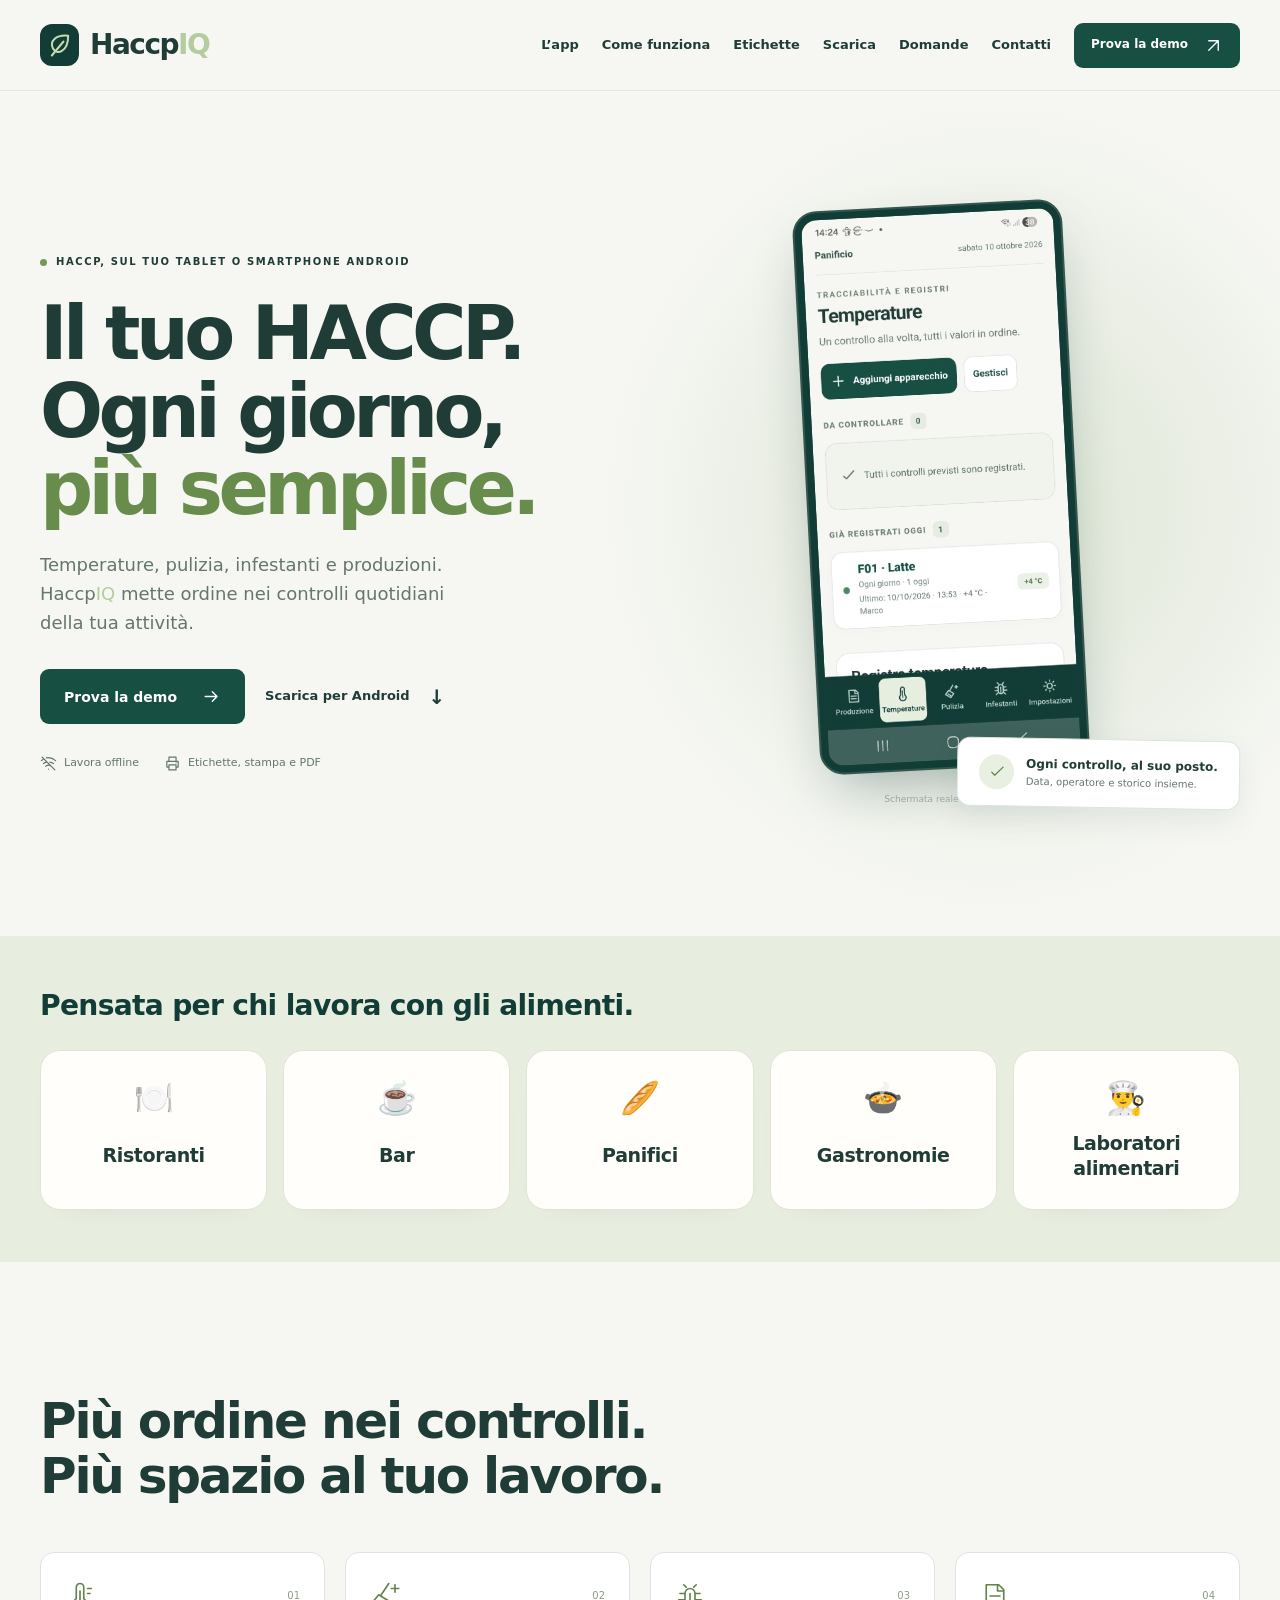
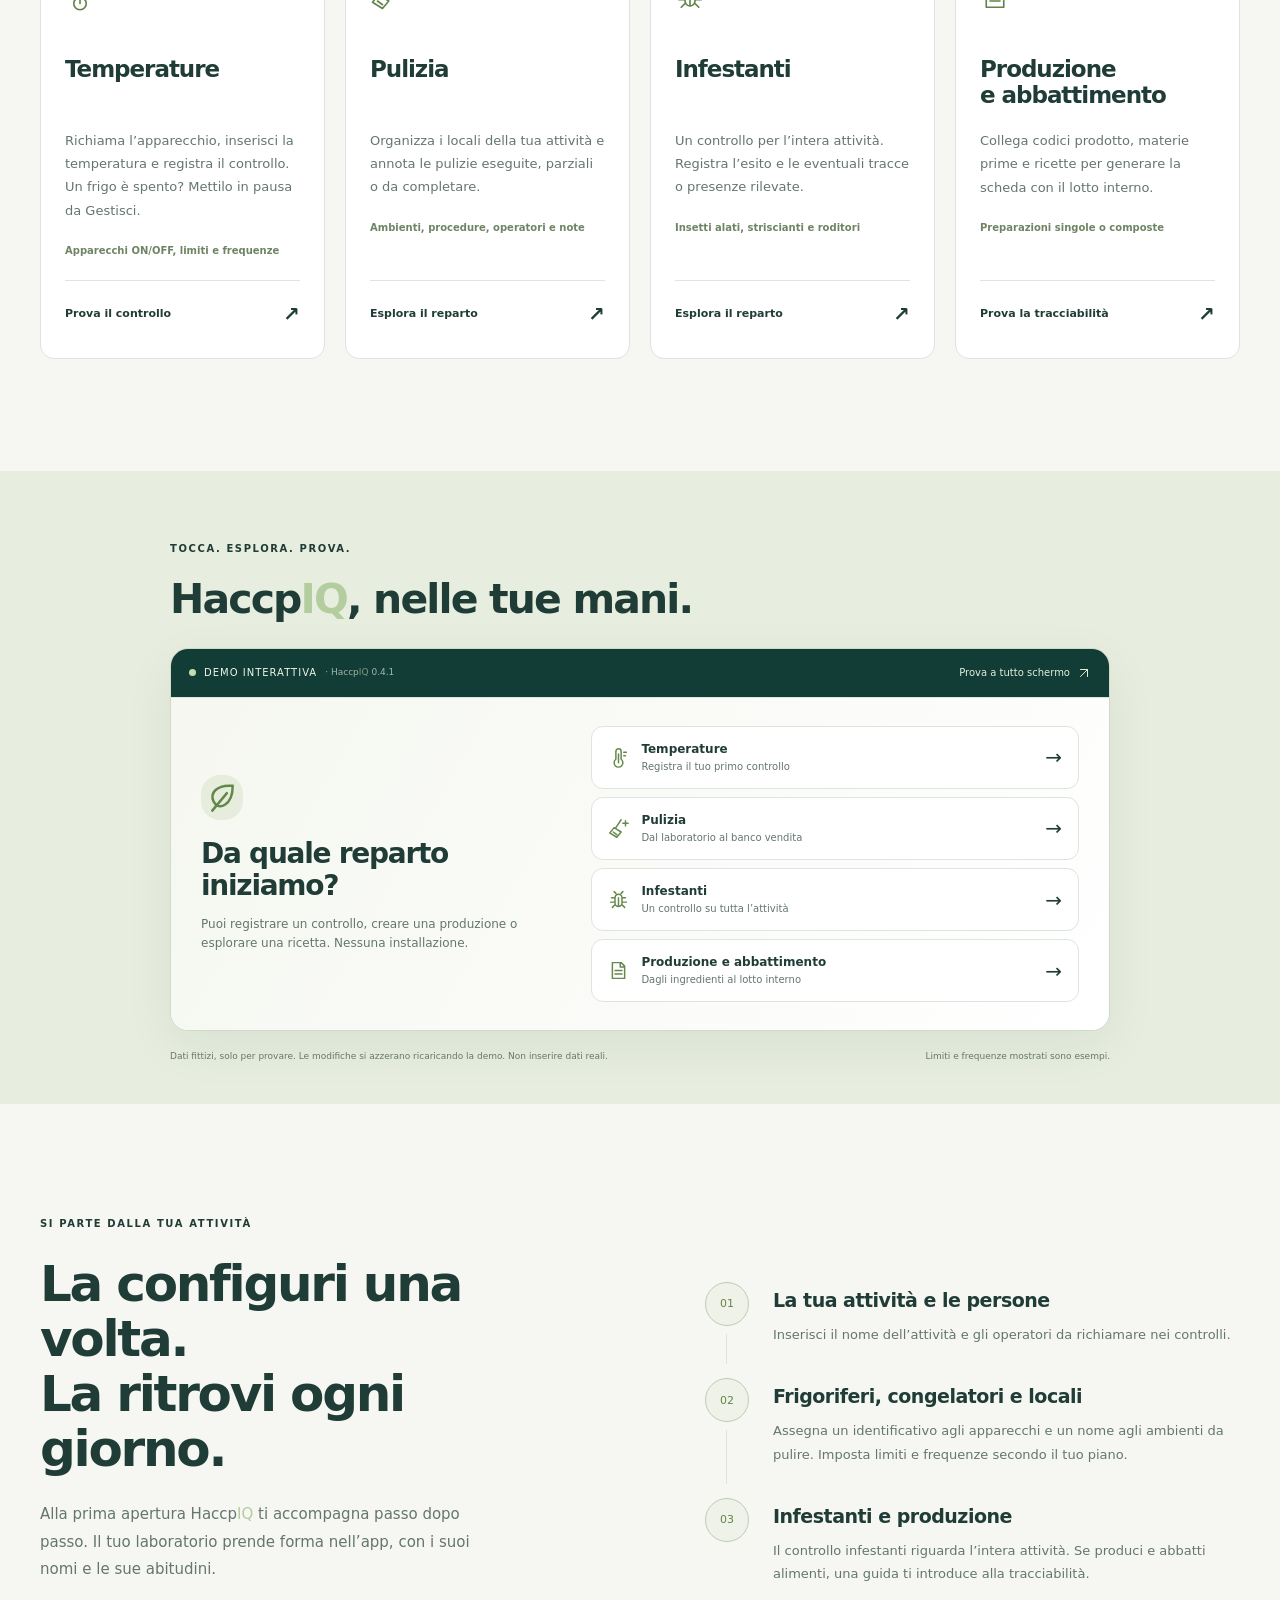
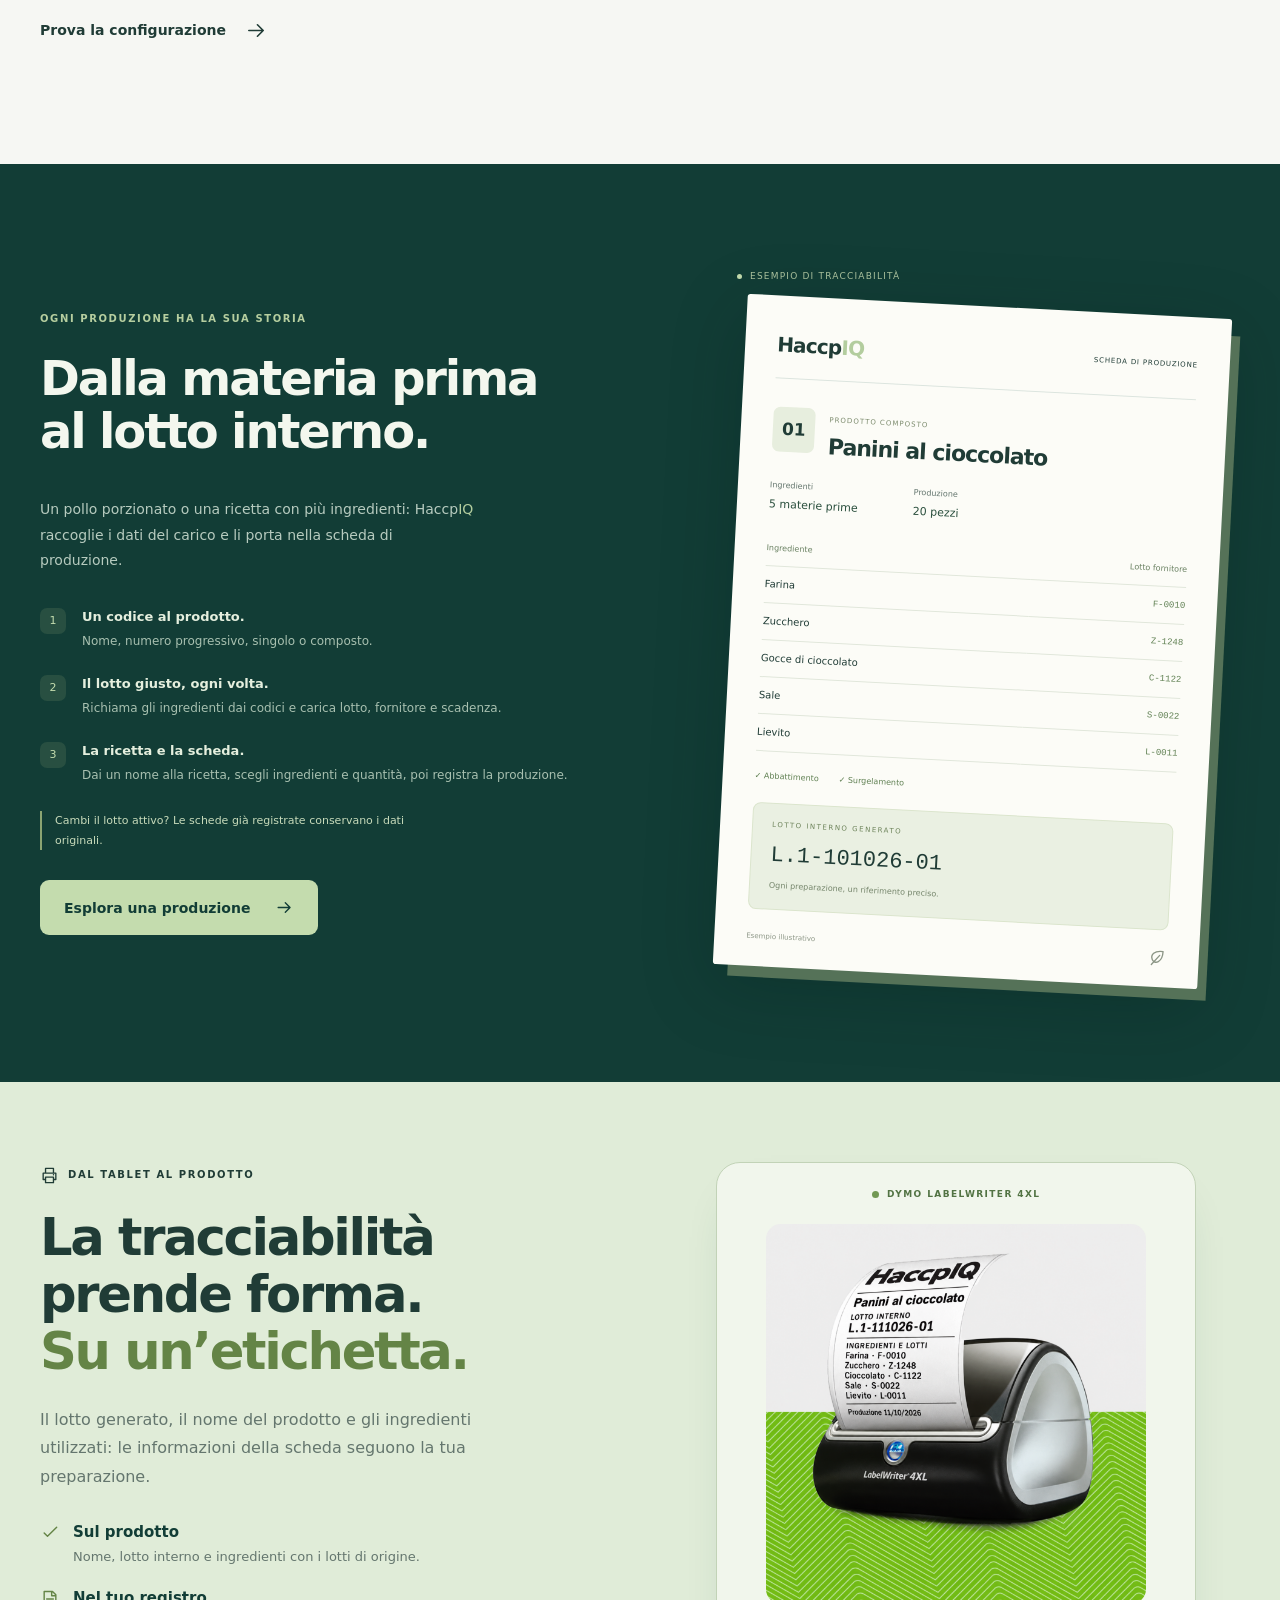
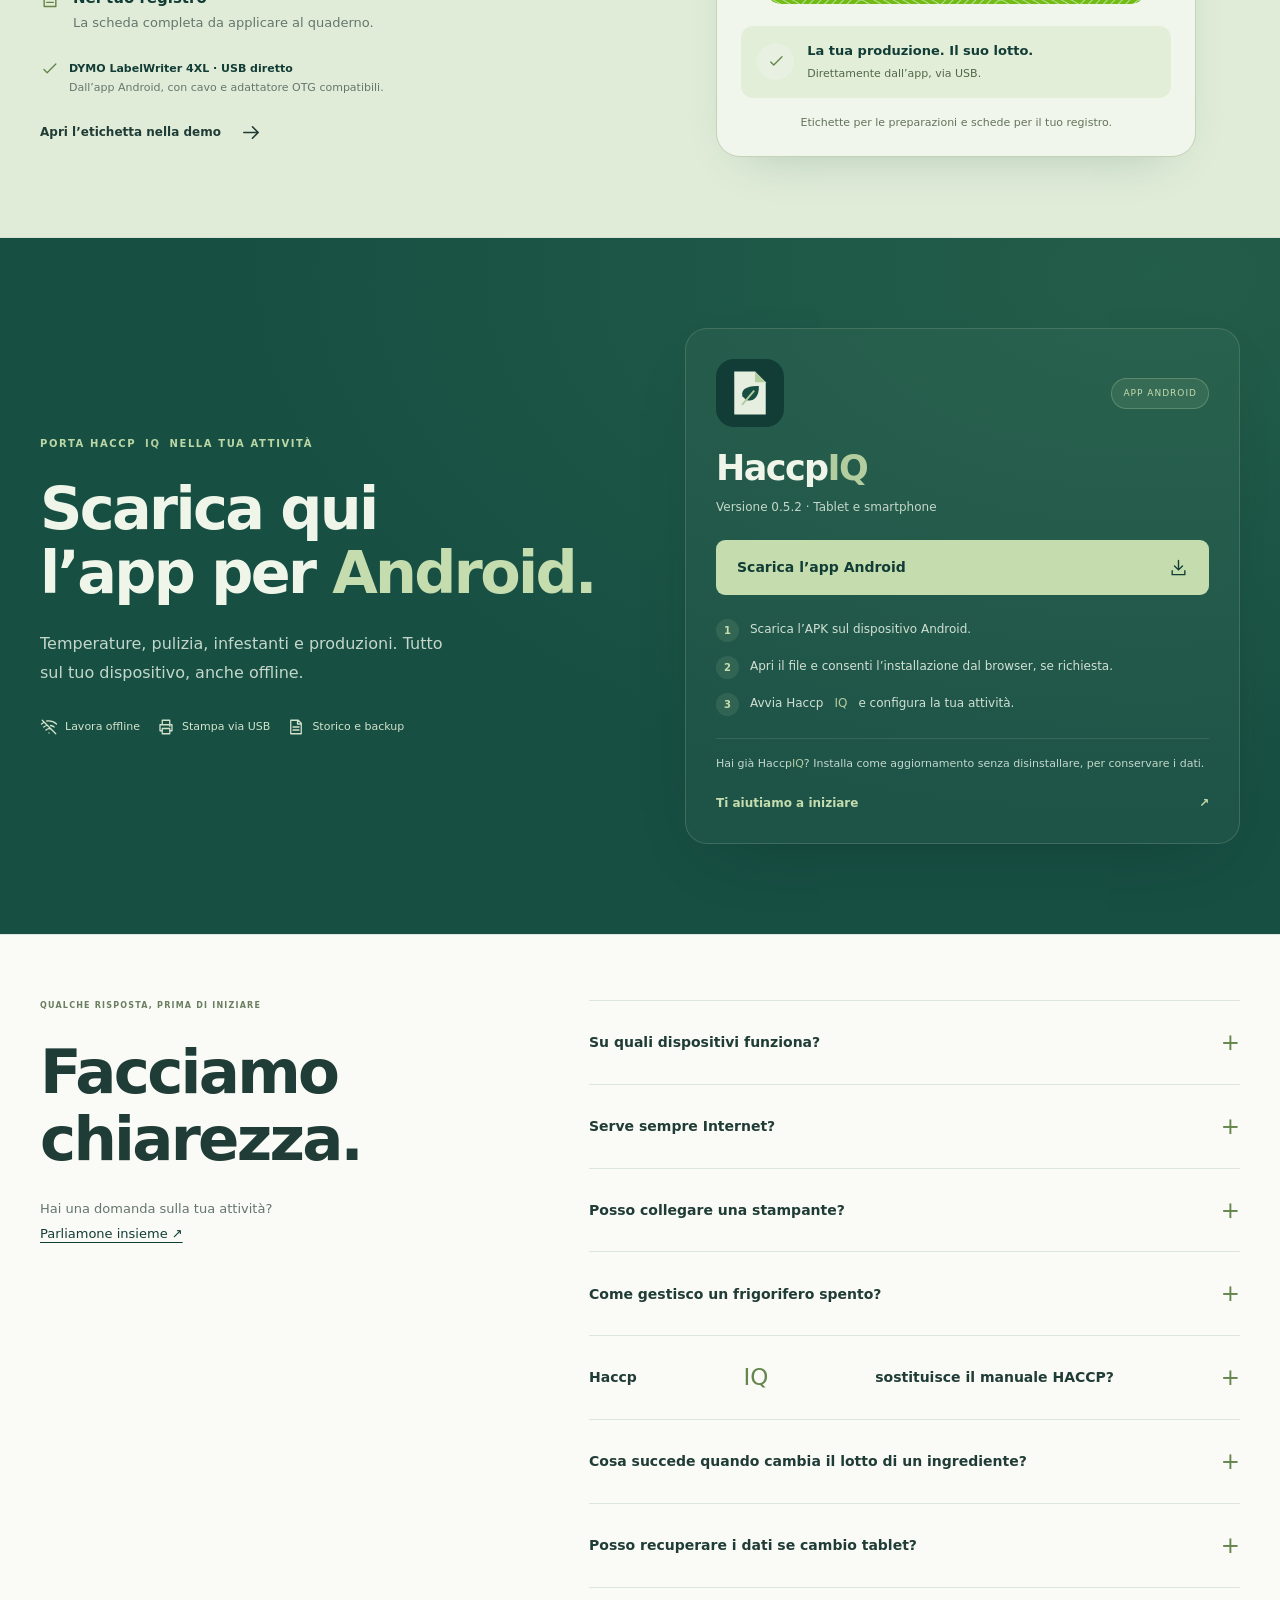
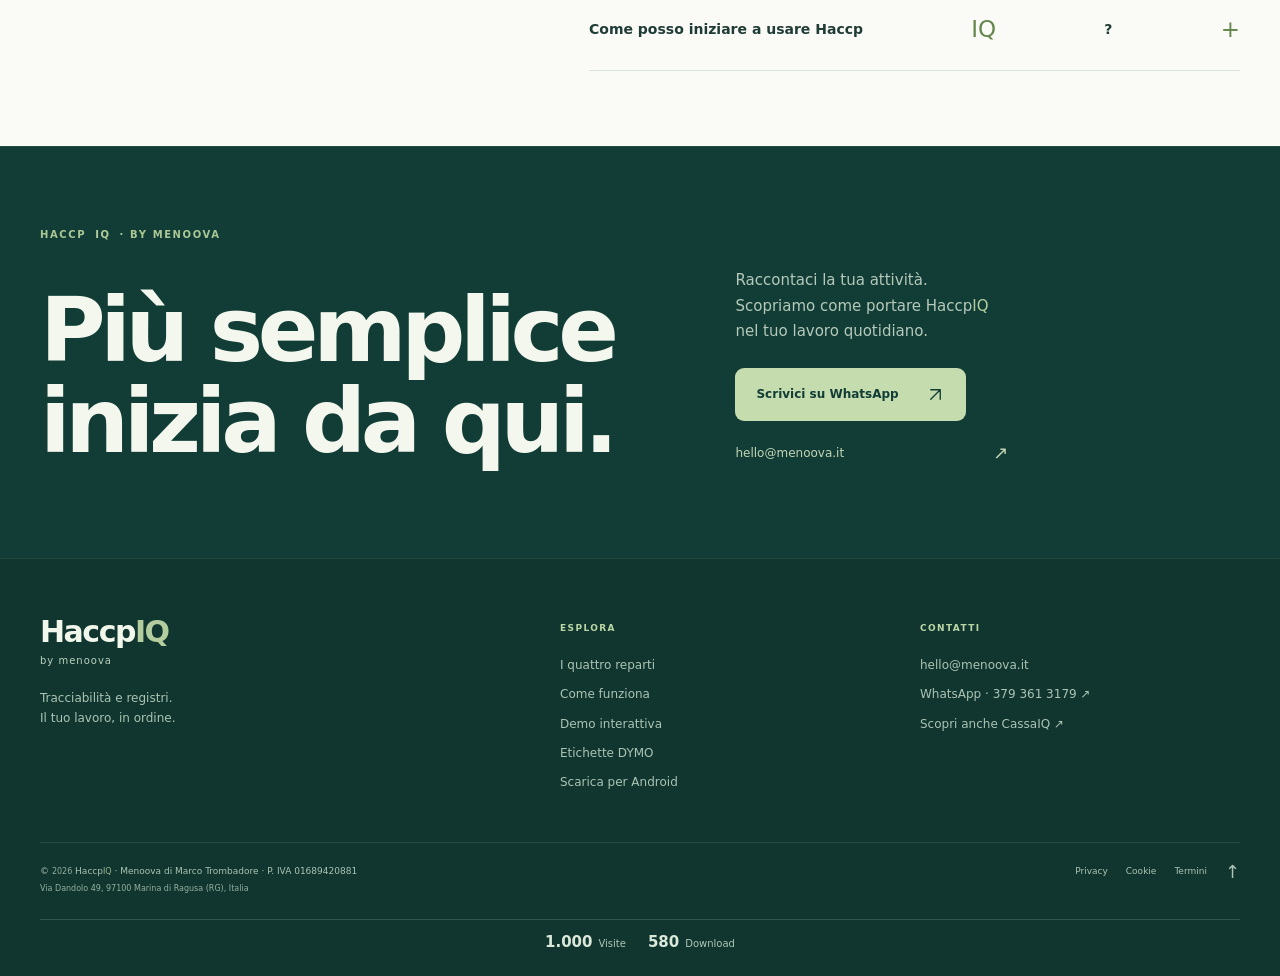
<file: index.html>
<!doctype html>
<html lang="it">
<head>
  <meta charset="utf-8">
  <meta name="viewport" content="width=device-width,initial-scale=1">
  <meta name="theme-color" content="#123d36">
  <title>HaccpIQ — Il tuo HACCP, ogni giorno più semplice</title>
  <meta name="description" content="Temperature, pulizia, infestanti e tracciabilità delle produzioni sul tuo tablet o smartphone Android. Scopri HaccpIQ e prova la demo interattiva.">
  <meta property="og:title" content="HaccpIQ — Il tuo HACCP, ogni giorno più semplice">
  <meta property="og:description" content="Quattro reparti su tablet e smartphone Android. Prova la demo interattiva di HaccpIQ.">
  <meta property="og:type" content="website">
  <link rel="icon" href="assets/favicon.svg" type="image/svg+xml">
  <link rel="stylesheet" href="assets/site.css">
  <script src="assets/config.js" defer></script>
  <script src="assets/site.js" defer></script>
<link rel="stylesheet" href="assets/mobile-tweaks.css">
</head>
<body id="inizio">
<a class="skip-link" href="#contenuto">Vai al contenuto</a>
<svg class="svg-defs" xmlns="http://www.w3.org/2000/svg" aria-hidden="true"><defs>
  <symbol id="i-leaf" viewBox="0 0 24 24"><path d="M19 4C8 3 3 9 6 15s13 3 13-11ZM5 21l10-12"/></symbol>
  <symbol id="i-arrow" viewBox="0 0 24 24"><path d="M4 12h15m-6-6 6 6-6 6"/></symbol>
  <symbol id="i-up" viewBox="0 0 24 24"><path d="M6 18 18 6M6 6h12v12"/></symbol>
  <symbol id="i-temp" viewBox="0 0 24 24"><path d="M9 14V5a3 3 0 0 1 6 0v9a5 5 0 1 1-6 0ZM12 8v10m0 0h.01M18 6h3m-3 4h2"/></symbol>
  <symbol id="i-clean" viewBox="0 0 24 24"><path d="m15 2-6 9m-2 0 8 5-5 6-8-5 5-6Zm-1 5 4 3M20 3v6m-3-3h6"/></symbol>
  <symbol id="i-pest" viewBox="0 0 24 24"><path d="m9 5-2-2m8 2 2-2M8 10a4 4 0 0 1 8 0v6a4 4 0 0 1-8 0v-6Zm4 0v10M4 10h4m8 0h4M3 15h5m8 0h5M5 21l3-3m8 0 3 3"/></symbol>
  <symbol id="i-sheet" viewBox="0 0 24 24"><path d="M6 3h9l4 4v14H5V3h1Zm8 0v5h5M8 12h8m-8 4h8"/></symbol>
  <symbol id="i-check" viewBox="0 0 24 24"><path d="m5 12 4 4L20 5"/></symbol>
  <symbol id="i-print" viewBox="0 0 24 24"><path d="M7 9V3h10v6M7 17H4V9h16v8h-3M7 14h10v7H7v-7Zm10-3h.1"/></symbol>
  <symbol id="i-tablet" viewBox="0 0 24 24"><rect x="3" y="2" width="18" height="20" rx="3"/><path d="M10 18h4"/></symbol>
  <symbol id="i-offline" viewBox="0 0 24 24"><path d="m3 3 18 18M2 8a16 16 0 0 1 3-2m4-2a16 16 0 0 1 13 4M5 12a11 11 0 0 1 4-2m5 0a11 11 0 0 1 5 2M8 16a6 6 0 0 1 8 0M12 20h.01"/></symbol>
  <symbol id="i-play" viewBox="0 0 24 24"><path d="m8 4 12 8-12 8V4Z"/></symbol>
  <symbol id="i-download" viewBox="0 0 24 24"><path d="M12 3v12m-5-5 5 5 5-5M4 16v5h16v-5"/></symbol>
  <symbol id="i-reset" viewBox="0 0 24 24"><path d="M3 10a9 9 0 1 1 1 8M3 3v7h7"/></symbol>
</defs></svg>
<header class="header">
  <div class="container nav">
    <a class="brand" href="#inizio" aria-label="HaccpIQ, inizio"><span class="brand-mark"><svg class="icon"><use href="#i-leaf"/></svg></span><span>Haccp<span class="brand-iq">IQ</span></span></a>
    <button class="menu-toggle" type="button" aria-label="Apri menu" aria-expanded="false" aria-controls="main-nav"><span></span><span></span></button>
    <nav id="main-nav" aria-label="Navigazione principale">
      <a href="#reparti">L’app</a><a href="#come-funziona">Come funziona</a><a href="#etichette">Etichette</a><a href="#scarica">Scarica</a><a href="#domande">Domande</a><a href="#contatti">Contatti</a><a class="btn btn-small" href="#demo">Prova la demo <svg class="icon"><use href="#i-up"/></svg></a>
    </nav>
  </div>
</header>
<main id="contenuto">
  <section class="hero">
    <div class="container hero-grid">
      <div class="hero-copy">
        <div class="eyebrow"><span class="status-dot"></span> HACCP, SUL TUO TABLET O SMARTPHONE ANDROID</div>
        <h1>Il tuo HACCP.<br>Ogni giorno,<br><em>più semplice.</em></h1>
        <p>Temperature, pulizia, infestanti e produzioni. Haccp<span class="brand-iq">IQ</span> mette ordine nei controlli quotidiani della tua attività.</p>
        <div class="hero-actions"><a class="btn" href="#demo">Prova la demo <svg class="icon"><use href="#i-arrow"/></svg></a><a class="text-link" href="#scarica">Scarica per Android <span>↓</span></a></div>
        <div class="hero-notes"><span><svg class="icon"><use href="#i-offline"/></svg> Lavora offline</span><span><svg class="icon"><use href="#i-print"/></svg> Etichette, stampa e PDF</span></div>
      </div>
      <div class="hero-visual">
        <div class="visual-tag"><span class=""></span></div>
        <button type="button" class="real-app-frame" data-demo-start="temperature" aria-label="Prova Temperature nella demo di HaccpIQ">
          <img src="assets/haccpiq-schermata-reale.jpeg" width="709" height="1536" alt="Schermata reale HaccpIQ: Temperature con il controllo registrato e i cinque reparti" fetchpriority="high">
        </button>
        <div class="floating-note"><span class="floating-check"><svg class="icon"><use href="#i-check"/></svg></span><div><b>Ogni controllo, al suo posto.</b><small>Data, operatore e storico insieme.</small></div></div>
        <p class="visual-caption">Schermata reale dell’app</p>
      </div>
    </div>
  </section>

  <section class="activity-section" aria-labelledby="activity-title">
    <div class="container activity-strip">
      <h2 id="activity-title">Pensata per chi lavora con gli alimenti.</h2>
      <ul class="activity-list" aria-label="Attività a cui si rivolge HaccpIQ">
        <li><span class="activity-icon" aria-hidden="true">🍽️</span><b>Ristoranti</b></li>
        <li><span class="activity-icon" aria-hidden="true">☕</span><b>Bar</b></li>
        <li><span class="activity-icon" aria-hidden="true">🥖</span><b>Panifici</b></li>
        <li><span class="activity-icon" aria-hidden="true">🍲</span><b>Gastronomie</b></li>
        <li><span class="activity-icon" aria-hidden="true">👨‍🍳</span><b>Laboratori alimentari</b></li>
      </ul>
    </div>
  </section>


  <section class="section container" id="reparti">
    <div class="section-heading"><div><div class="eyebrow"></div><h2>Più ordine nei controlli.<br>Più spazio al tuo lavoro.</h2></div><p></p></div>
    <div class="departments">
      <article class="department"><div class="department-top"><svg class="icon"><use href="#i-temp"/></svg><span>01</span></div><h3>Temperature</h3><p>Richiama l’apparecchio, inserisci la temperatura e registra il controllo. Un frigo è spento? Mettilo in pausa da Gestisci.</p><span class="feature-detail">Apparecchi ON/OFF, limiti e frequenze</span><button class="text-link" data-demo-start="temperature">Prova il controllo <span>↗</span></button></article>
      <article class="department"><div class="department-top"><svg class="icon"><use href="#i-clean"/></svg><span>02</span></div><h3>Pulizia</h3><p>Organizza i locali della tua attività e annota le pulizie eseguite, parziali o da completare.</p><span class="feature-detail">Ambienti, procedure, operatori e note</span><button class="text-link" data-demo-start="pulizia">Esplora il reparto <span>↗</span></button></article>
      <article class="department"><div class="department-top"><svg class="icon"><use href="#i-pest"/></svg><span>03</span></div><h3>Infestanti</h3><p>Un controllo per l’intera attività. Registra l’esito e le eventuali tracce o presenze rilevate.</p><span class="feature-detail">Insetti alati, striscianti e roditori</span><button class="text-link" data-demo-start="infestanti">Esplora il reparto <span>↗</span></button></article>
      <article class="department"><div class="department-top"><svg class="icon"><use href="#i-sheet"/></svg><span>04</span></div><h3>Produzione<br>e abbattimento</h3><p>Collega codici prodotto, materie prime e ricette per generare la scheda con il lotto interno.</p><span class="feature-detail">Preparazioni singole o composte</span><button class="text-link" data-demo-start="schede">Prova la tracciabilità <span>↗</span></button></article>
    </div>
  </section>

  <section class="demo-section" id="demo">
    <div class="container">
      <div class="section-heading demo-heading"><div><div class="eyebrow">TOCCA. ESPLORA. PROVA.</div><h2>Haccp<span class="brand-iq">IQ</span>, nelle tue mani.</h2></div><p></p></div>
      <div class="demo-mobile-cta">
        <a class="demo-mobile-button" href="demo/index.html" aria-label="Apri la demo HaccpIQ a tutto schermo">
          <svg class="icon" aria-hidden="true"><use href="#i-up"/></svg>
          <span>Prova la demo <strong>a tutto schermo</strong></span>
          <span class="demo-mobile-arrow" aria-hidden="true">→</span>
        </a>
      </div>
      <div class="demo-shell">
        <div class="demo-toolbar"><div class="demo-mode"><span class="status-dot"></span> DEMO INTERATTIVA <span class="demo-version">· Haccp<span class="brand-iq">IQ</span> 0.4.1</span></div><div class="demo-toolbar-actions"><button id="reset-demo" type="button" hidden><svg class="icon"><use href="#i-reset"/></svg> Ricomincia</button><a id="fullscreen-demo" href="demo/index.html" target="_blank" rel="noopener">Prova a tutto schermo <svg class="icon"><use href="#i-up"/></svg></a></div></div>
        <div id="demo-launcher" class="demo-launcher">
          <div class="demo-launch-copy"><div class="large-leaf"><svg class="icon"><use href="#i-leaf"/></svg></div><h3>Da quale reparto iniziamo?</h3><p>Puoi registrare un controllo, creare una produzione o esplorare una ricetta. Nessuna installazione.</p></div>
          <div class="demo-choices"><button data-demo-start="temperature"><svg class="icon"><use href="#i-temp"/></svg><span>Temperature<small>Registra il tuo primo controllo</small></span><b>→</b></button><button data-demo-start="pulizia"><svg class="icon"><use href="#i-clean"/></svg><span>Pulizia<small>Dal laboratorio al banco vendita</small></span><b>→</b></button><button data-demo-start="infestanti"><svg class="icon"><use href="#i-pest"/></svg><span>Infestanti<small>Un controllo su tutta l’attività</small></span><b>→</b></button><button data-demo-start="schede"><svg class="icon"><use href="#i-sheet"/></svg><span>Produzione e abbattimento<small>Dagli ingredienti al lotto interno</small></span><b>→</b></button></div>
        </div>
        <div id="demo-active" hidden><div class="demo-guide"><p id="demo-hint" aria-live="polite"></p><button id="change-department" type="button">Cambia reparto</button></div><div id="demo-frame-container"></div></div>
      </div>
      <div class="demo-foot"><p>Dati fittizi, solo per provare. Le modifiche si azzerano ricaricando la demo. Non inserire dati reali.</p><span>Limiti e frequenze mostrati sono esempi.</span></div>
      <noscript><p class="noscript">Per usare la demo occorre attivare JavaScript. Puoi comunque leggere tutte le informazioni e contattarci.</p></noscript>
    </div>
  </section>

  <section class="section container setup-section" id="come-funziona">
    <div class="setup-copy"><div class="eyebrow">SI PARTE DALLA TUA ATTIVITÀ</div><h2>La configuri una volta.<br>La ritrovi ogni giorno.</h2><p>Alla prima apertura Haccp<span class="brand-iq">IQ</span> ti accompagna passo dopo passo. Il tuo laboratorio prende forma nell’app, con i suoi nomi e le sue abitudini.</p><a class="text-link" href="#demo" data-demo-start="setup">Prova la configurazione <svg class="icon"><use href="#i-arrow"/></svg></a></div>
    <ol class="setup-steps"><li><span>01</span><div><h3>La tua attività e le persone</h3><p>Inserisci il nome dell’attività e gli operatori da richiamare nei controlli.</p></div></li><li><span>02</span><div><h3>Frigoriferi, congelatori e locali</h3><p>Assegna un identificativo agli apparecchi e un nome agli ambienti da pulire. Imposta limiti e frequenze secondo il tuo piano.</p></div></li><li><span>03</span><div><h3>Infestanti e produzione</h3><p>Il controllo infestanti riguarda l’intera attività. Se produci e abbatti alimenti, una guida ti introduce alla tracciabilità.</p></div></li></ol>
  </section>

  <section class="trace-section">
    <div class="container trace-grid"><div class="trace-copy"><div class="eyebrow">OGNI PRODUZIONE HA LA SUA STORIA</div><h2>Dalla materia prima<br>al lotto interno.</h2><p>Un pollo porzionato o una ricetta con più ingredienti: Haccp<span class="brand-iq">IQ</span> raccoglie i dati del carico e li porta nella scheda di produzione.</p><ol class="trace-steps"><li><b>Un codice al prodotto.</b><span>Nome, numero progressivo, singolo o composto.</span></li><li><b>Il lotto giusto, ogni volta.</b><span>Richiama gli ingredienti dai codici e carica lotto, fornitore e scadenza.</span></li><li><b>La ricetta e la scheda.</b><span>Dai un nome alla ricetta, scegli ingredienti e quantità, poi registra la produzione.</span></li></ol><p class="trace-note">Cambi il lotto attivo? Le schede già registrate conservano i dati originali.</p><button class="btn btn-light" data-demo-start="schede">Esplora una produzione <svg class="icon"><use href="#i-arrow"/></svg></button></div>
    <div class="paper-stage"><div class="paper-label"><span></span> ESEMPIO DI TRACCIABILITÀ</div><div class="production-paper"><div class="paper-header"><b>Haccp<span class="brand-iq">IQ</span></b><span>SCHEDA DI PRODUZIONE</span></div><div class="paper-title"><span class="paper-code">01</span><div><small>PRODOTTO COMPOSTO</small><h3>Panini al cioccolato</h3></div></div><div class="paper-meta"><span>Ingredienti <b>5 materie prime</b></span><span>Produzione <b>20 pezzi</b></span></div><table><caption class="sr-only">Ingredienti e lotti di esempio</caption><thead><tr><th>Ingrediente</th><th>Lotto fornitore</th></tr></thead><tbody><tr><td>Farina</td><td>F-0010</td></tr><tr><td>Zucchero</td><td>Z-1248</td></tr><tr><td>Gocce di cioccolato</td><td>C-1122</td></tr><tr><td>Sale</td><td>S-0022</td></tr><tr><td>Lievito</td><td>L-0011</td></tr></tbody></table><div class="paper-processes"><span>✓ Abbattimento</span><span>✓ Surgelamento</span></div><div class="paper-lot"><small>LOTTO INTERNO GENERATO</small><b>L.1-101026-01</b><span>Ogni preparazione, un riferimento preciso.</span></div><div class="paper-sign">Esempio illustrativo <svg class="icon"><use href="#i-leaf"/></svg></div></div></div></div>
  </section>

  <section class="label-section" id="etichette">
    <div class="container label-section-grid">
      <div class="label-section-copy"><div class="eyebrow"><svg class="icon"><use href="#i-print"/></svg> DAL TABLET AL PRODOTTO</div>
        <h2>La tracciabilità<br>prende forma.<br><em>Su un’etichetta.</em></h2>
        <p>Il lotto generato, il nome del prodotto e gli ingredienti utilizzati: le informazioni della scheda seguono la tua preparazione.</p>
        <div class="label-benefits"><div><svg class="icon"><use href="#i-check"/></svg><span><b>Sul prodotto</b>Nome, lotto interno e ingredienti con i lotti di origine.</span></div><div><svg class="icon"><use href="#i-sheet"/></svg><span><b>Nel tuo registro</b>La scheda completa da applicare al quaderno.</span></div></div>
        <div class="usb-note"><svg class="icon"><use href="#i-check"/></svg><span><b>DYMO LabelWriter 4XL · USB diretto</b><br>Dall’app Android, con cavo e adattatore OTG compatibili.</span></div>
        <button type="button" class="text-link" data-demo-start="etichette">Apri l’etichetta nella demo <svg class="icon"><use href="#i-arrow"/></svg></button>
      </div>
      <div class="printer-stage">
        <div class="printer-heading"><span class="status-dot"></span> DYMO LABELWRITER 4XL</div>
        <img class="printer-image" src="assets/dymo-haccpiq-label.png" width="1254" height="1254" alt="DYMO LabelWriter 4XL con un’etichetta HaccpIQ in uscita: prodotto, lotto interno e ingredienti" loading="lazy">
        <div class="printer-result"><span class="floating-check"><svg class="icon"><use href="#i-check"/></svg></span><div><b>La tua produzione. Il suo lotto.</b><span>Direttamente dall’app, via USB.</span></div></div>
        <p>Etichette per le preparazioni e schede per il tuo registro.</p>
      </div>
    </div>
  </section>

  <section class="download-section" id="scarica">
    <div class="container download-grid">
      <div class="download-copy"><div class="eyebrow">PORTA HACCP<span class="brand-iq">IQ</span> NELLA TUA ATTIVITÀ</div><h2>Scarica qui<br>l’app per <em>Android.</em></h2><p>Temperature, pulizia, infestanti e produzioni. Tutto sul tuo dispositivo, anche offline.</p><div class="download-features"><span><svg class="icon"><use href="#i-offline"/></svg> Lavora offline</span><span><svg class="icon"><use href="#i-print"/></svg> Stampa via USB</span><span><svg class="icon"><use href="#i-sheet"/></svg> Storico e backup</span></div></div>
      <div class="download-card"><div class="download-card-top"><span class="download-app-mark"><img src="assets/haccpiq-app-icon.svg" alt="Icona originale dell’app HaccpIQ" width="66" height="66" loading="lazy"></span><span class="download-badge">APP ANDROID</span></div><h3>Haccp<span class="brand-iq">IQ</span></h3><p>Versione 0.5.2 · Tablet e smartphone</p><a class="btn btn-light download-button" href="downloads/HaccpIQ-0.5.2.apk" download="HaccpIQ-0.5.2.apk">Scarica l’app Android <svg class="icon"><use href="#i-download"/></svg></a><ol class="install-steps"><li>Scarica l’APK sul dispositivo Android.</li><li>Apri il file e consenti l’installazione dal browser, se richiesta.</li><li>Avvia Haccp<span class="brand-iq">IQ</span> e configura la tua attività.</li></ol><p class="download-note">Hai già Haccp<span class="brand-iq">IQ</span>? Installa come aggiornamento senza disinstallare, per conservare i dati.</p><a class="download-help" href="#contatti">Ti aiutiamo a iniziare <span>↗</span></a></div>
    </div>
  </section>

  <section id="video" class="video-section" hidden><div class="container video-grid"><div><div class="eyebrow">GUARDA COME FUNZIONA</div><h2>L’app, raccontata<br>passo dopo passo.</h2><p>Scopri Haccp<span class="brand-iq">IQ</span> nel video di presentazione.</p></div><div class="video-content"><div id="video-consent" class="video-consent"><svg class="icon"><use href="#i-play"/></svg><h3>Video su YouTube</h3><p>Attivando il video autorizzi il caricamento di contenuti da YouTube, che può ricevere dati di navigazione e usare proprie tecnologie. <a href="cookie-policy.html">Scopri di più</a>.</p><button id="load-video" class="btn">Accetta e riproduci</button><a id="youtube-link" target="_blank" rel="noopener noreferrer">Apri su YouTube ↗</a></div><div id="video-player" hidden></div><button id="disable-video" class="text-link" hidden>Disattiva il video e revoca il consenso</button></div></div></section>

  <section class="faq-section" id="domande"><div class="container faq-grid"><div><div class="eyebrow">QUALCHE RISPOSTA, PRIMA DI INIZIARE</div><h2>Facciamo<br>chiarezza.</h2><p>Hai una domanda sulla tua attività?<br><a href="#contatti">Parliamone insieme ↗</a></p></div><div class="faq-list"><details><summary>Su quali dispositivi funziona?<span>+</span></summary><p>Haccp<span class="brand-iq">IQ</span> è pensata per tablet e smartphone Android. La demo sul sito funziona nel browser e serve a esplorare l’interfaccia; per lavorare si utilizza l’app installata sul tablet.</p></details><details><summary>Serve sempre Internet?<span>+</span></summary><p>No. Le registrazioni dell’app Android sono salvate sul dispositivo e le funzioni operative lavorano offline. La demo del sito richiede Internet per il caricamento.</p></details><details><summary>Posso collegare una stampante?<span>+</span></summary><p>Sì. Le etichette si stampano via USB con DYMO LabelWriter 4XL e un collegamento OTG compatibile. Per schede e registri A4 puoi usare il sistema di stampa Android o salvare in PDF. La compatibilità va verificata con il dispositivo e il rotolo utilizzati.</p></details><details><summary>Come gestisco un frigorifero spento?<span>+</span></summary><p>In Temperature, apri Gestisci e scegli Metti OFF. L’apparecchio esce dai controlli da fare e lo storico resta disponibile. Quando lo riattivi, torna da controllare. È uno stato nell’app: non comanda fisicamente il frigorifero.</p></details><details><summary>Haccp<span class="brand-iq">IQ</span> sostituisce il manuale HACCP?<span>+</span></summary><p>Haccp<span class="brand-iq">IQ</span> aiuta a gestire le registrazioni. Il manuale e le procedure della tua attività restano il riferimento: limiti, frequenze e modalità di controllo vanno configurati in base al tuo piano di autocontrollo. L’app non misura automaticamente le temperature.</p></details><details><summary>Cosa succede quando cambia il lotto di un ingrediente?<span>+</span></summary><p>Il nuovo carico sostituisce il lotto attivo per le produzioni successive. Le schede già registrate mantengono ingredienti, lotti e fornitori utilizzati al momento della preparazione.</p></details><details><summary>Posso recuperare i dati se cambio tablet?<span>+</span></summary><p>Puoi esportare una copia di sicurezza e importarla sul nuovo dispositivo. Il backup va salvato fuori dal tablet: non è prevista una sincronizzazione cloud automatica. Disinstallando l’app o cancellandone i dati potresti perdere le registrazioni non esportate.</p></details><details><summary>Come posso iniziare a usare Haccp<span class="brand-iq">IQ</span>?<span>+</span></summary><p>Scarica l’APK Android dall’area Scarica e installala sul tuo dispositivo. Per assistenza, licenze e condizioni commerciali puoi scriverci via email o WhatsApp. La demo è libera da provare e non richiede un acquisto. L’attivazione commerciale non è ancora disponibile su questo sito.</p></details></div></div></section>

  <section class="contact-section" id="contatti"><div class="container contact-grid"><div class="eyebrow">HACCP<span class="brand-iq">IQ</span> · BY MENOOVA</div><h2>Più semplice<br>inizia da qui.</h2><div class="contact-copy"><p>Raccontaci la tua attività.<br>Scopriamo come portare Haccp<span class="brand-iq">IQ</span><br>nel tuo lavoro quotidiano.</p><a class="btn btn-light" href="https://wa.me/393793613179?text=Ciao%2C%20vorrei%20informazioni%20su%20HaccpIQ%20per%20la%20mia%20attivit%C3%A0." target="_blank" rel="noopener noreferrer">Scrivici su WhatsApp <svg class="icon"><use href="#i-up"/></svg></a><a class="contact-email" href="mailto:hello@menoova.it?subject=Informazioni%20HaccpIQ">hello@menoova.it <span>↗</span></a></div></div></section>
</main>
<footer class="footer"><div class="container"><div class="footer-top"><div><a class="brand" href="#inizio">Haccp<span class="brand-iq">IQ</span><small>by menoova</small></a><p>Tracciabilità e registri.<br>Il tuo lavoro, in ordine.</p></div><div><h2>ESPLORA</h2><a href="#reparti">I quattro reparti</a><a href="#come-funziona">Come funziona</a><a href="#demo">Demo interattiva</a><a href="#etichette">Etichette DYMO</a><a href="#scarica">Scarica per Android</a></div><div><h2>CONTATTI</h2><a href="mailto:hello@menoova.it">hello@menoova.it</a><a href="https://wa.me/393793613179" target="_blank" rel="noopener noreferrer">WhatsApp · 379 361 3179 ↗</a><a href="https://cassaiq.it/" target="_blank" rel="noopener noreferrer">Scopri anche CassaIQ ↗</a></div></div><div class="footer-bottom"><p>© <span data-year>2026</span> Haccp<span class="brand-iq">IQ</span> · Menoova di Marco Trombadore · P. IVA 01689420881<br><span>Via Dandolo 49, 97100 Marina di Ragusa (RG), Italia</span></p><div><a href="privacy.html">Privacy</a><a href="cookie-policy.html">Cookie</a><a href="termini-condizioni.html">Termini</a><a href="#inizio" aria-label="Torna all’inizio">↑</a></div></div><div class="haccpiq-counters" aria-label="Visite e richieste di download">
  <div><strong id="haccpiq-visits">1.000</strong><span>Visite</span></div>
  <div><strong id="haccpiq-downloads">580</strong><span>Download</span></div>
  <small id="haccpiq-counter-status"></small>
</div></div></footer>
<script>
(() => {
  'use strict';
  const endpoint = 'https://trtmdqiajpqmaomykcpk.supabase.co/rest/v1/rpc/haccpiq_site_counts';
  const apiKey = "sb_publishable_zT5hxZKmHxQT9Kriv8YxGg_ScI8HG0u";
  let token;
  try {
    token = sessionStorage.getItem('haccpiq-count-session');
    if (!token) { token = crypto.randomUUID(); sessionStorage.setItem('haccpiq-count-session', token); }
  } catch (_) { token = crypto.randomUUID(); }
  const format = new Intl.NumberFormat('it-IT', {useGrouping: 'always'});
  function render(data) {
    if (!data || !Number.isSafeInteger(data.visits) || !Number.isSafeInteger(data.downloads)) return;
    document.getElementById('haccpiq-visits').textContent = format.format(data.visits);
    document.getElementById('haccpiq-downloads').textContent = format.format(data.downloads);
    document.getElementById('haccpiq-counter-status').textContent = '';
  }
  async function count(kind) {
    try {
      const response = await fetch(endpoint, { method: 'POST', headers: {'Content-Type':'application/json', apikey: apiKey},
        body: JSON.stringify({event_kind: kind, event_token: token}), keepalive: true, signal: AbortSignal.timeout(5000) });
      if (!response.ok) return;
      render(await response.json());
    } catch (_) {}
  }
  count('visit');
  document.querySelectorAll('a.download-button[href$=".apk"]').forEach(link => link.addEventListener('click', () => { count('download'); }));
})();
</script>
</body></html>
</file>
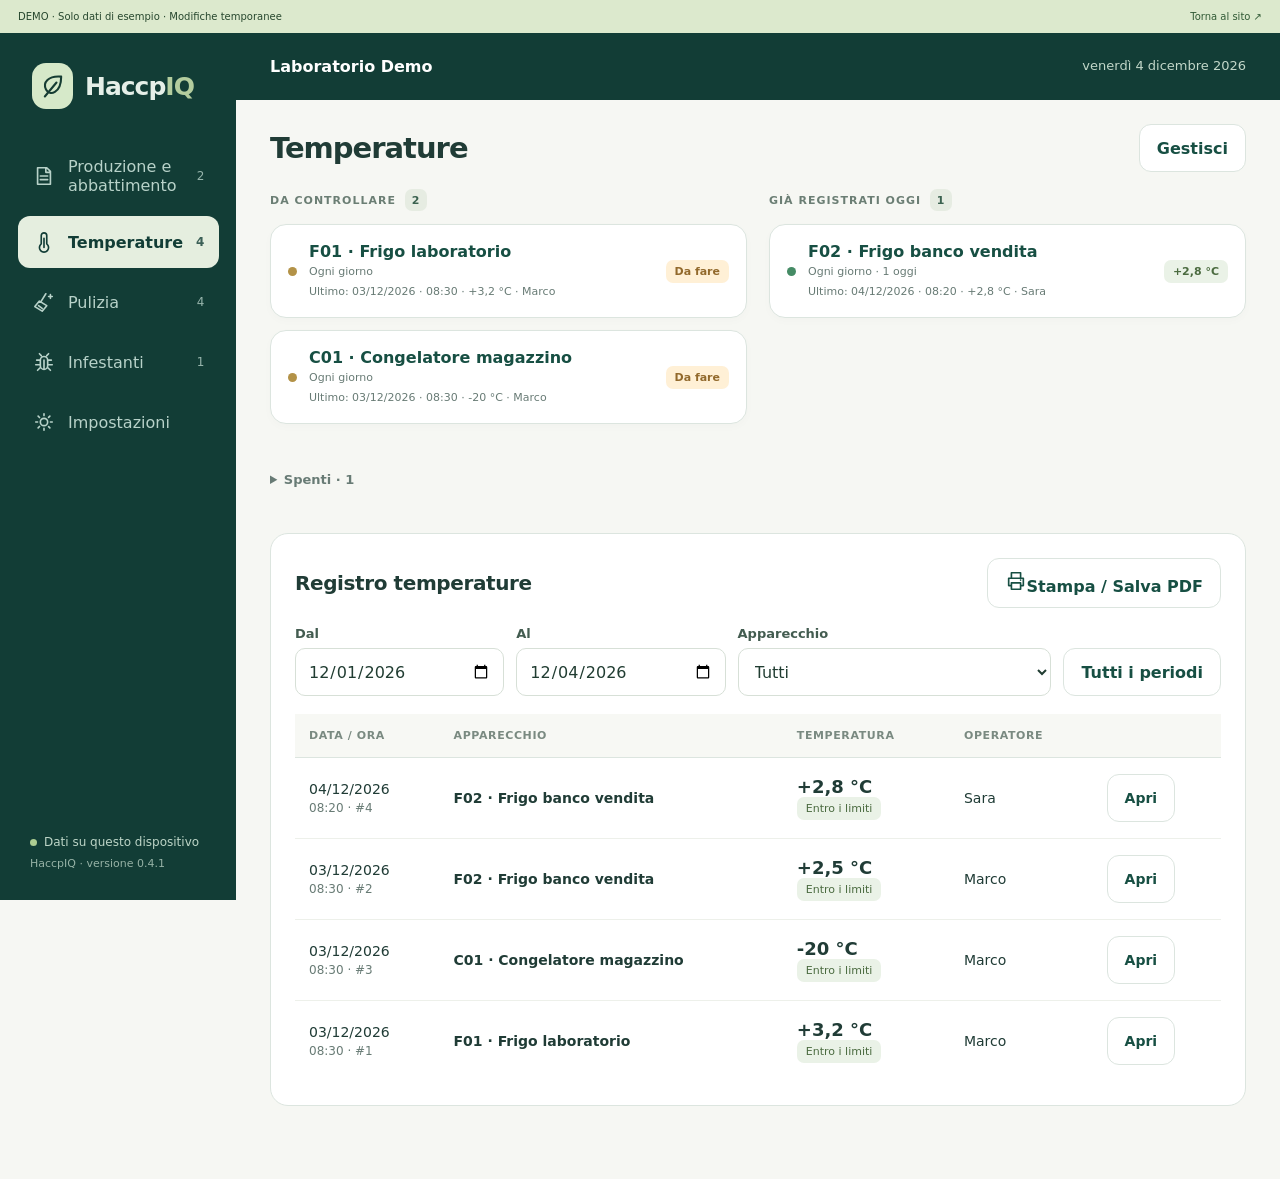
<file: demo/index.html>
<!doctype html>
<html lang="it"><head><meta charset="UTF-8"><meta name="viewport" content="width=device-width, initial-scale=1, viewport-fit=cover"><meta name="theme-color" content="#123d36"><meta name="robots" content="noindex"><title>HaccpIQ — Demo interattiva</title><link rel="stylesheet" href="style.css"><link rel="icon" href="../assets/favicon.svg"><link rel="stylesheet" href="demo.css"><link rel="stylesheet" href="../assets/labels.css"></head><body><div class="demo-banner"><span>DEMO · Solo dati di esempio · Modifiche temporanee</span><a href="../index.html" target="_top">Torna al sito ↗</a></div>
<div id="fatal" hidden></div><div id="app"></div><div id="modal-root"></div><div id="toast" role="status" aria-live="polite"></div>
<script src="core.js"></script><script src="setup-core.js"></script><script src="print.js"></script><script src="registers-ui.js"></script><script src="operators-ui.js"></script><script src="setup-ui.js"></script><script src="seed.js"></script><script src="app.js"></script><script src="../assets/labels.js"></script><script src="bridge.js"></script></body></html>
</file>
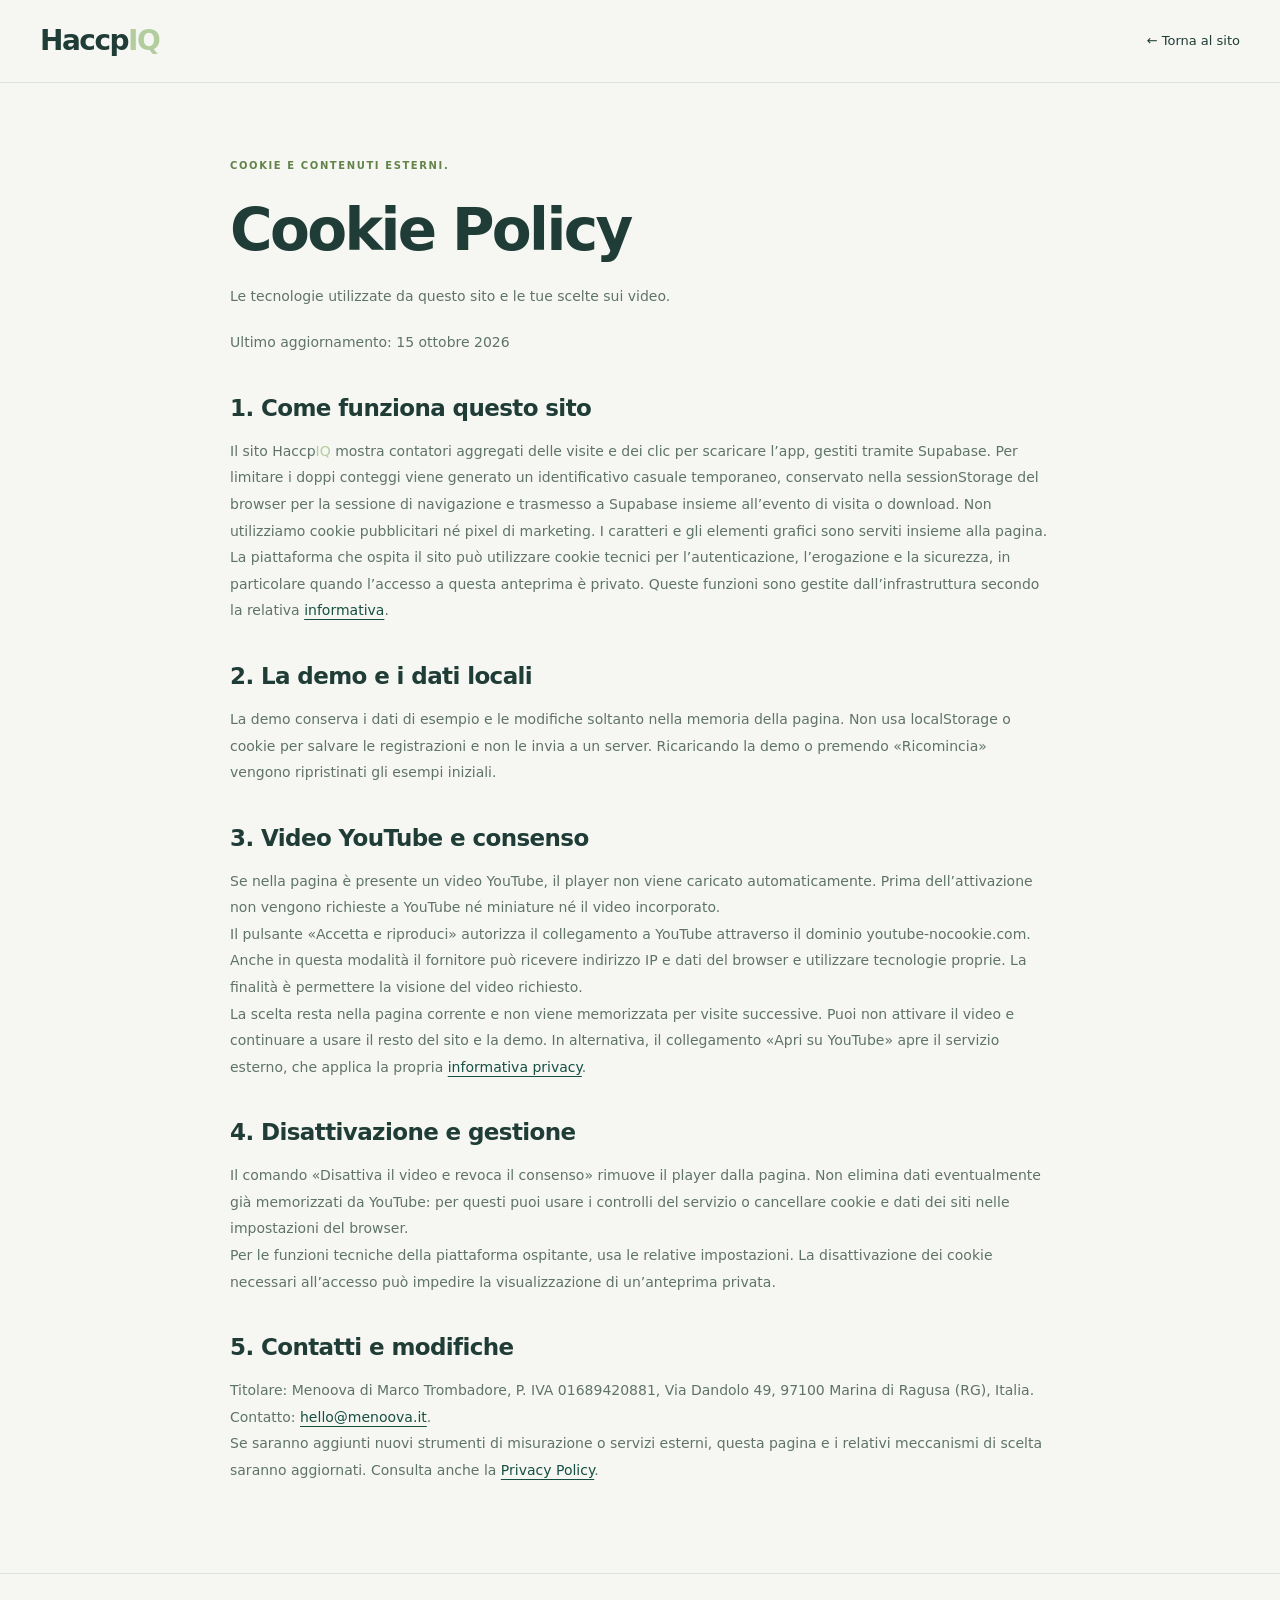
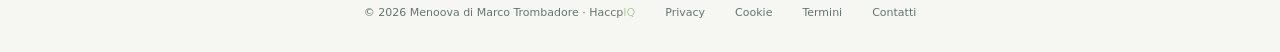
<file: cookie-policy.html>
<!doctype html><html lang="it"><head><meta charset="utf-8"><meta name="viewport" content="width=device-width,initial-scale=1"><meta name="theme-color" content="#123d36"><title>Cookie Policy — HaccpIQ</title><meta name="description" content="Le tecnologie utilizzate da questo sito e le tue scelte sui video."><link rel="icon" href="assets/favicon.svg" type="image/svg+xml"><link rel="stylesheet" href="assets/site.css"><link rel="stylesheet" href="assets/mobile-tweaks.css"></head><body><a class="skip-link" href="#contenuto">Vai al contenuto</a><header class="legal-header"><div class="container"><a class="brand" href="index.html">Haccp<span class="brand-iq">IQ</span></a><a href="index.html">← Torna al sito</a></div></header><main class="legal-main" id="contenuto"><div class="eyebrow">COOKIE E CONTENUTI ESTERNI.</div><h1>Cookie Policy</h1><p class="legal-intro">Le tecnologie utilizzate da questo sito e le tue scelte sui video.</p><p class="legal-date">Ultimo aggiornamento: 15 ottobre 2026</p><section><h2>1. Come funziona questo sito</h2><p>Il sito Haccp<span class="brand-iq">IQ</span> mostra contatori aggregati delle visite e dei clic per scaricare l’app, gestiti tramite Supabase. Per limitare i doppi conteggi viene generato un identificativo casuale temporaneo, conservato nella sessionStorage del browser per la sessione di navigazione e trasmesso a Supabase insieme all’evento di visita o download. Non utilizziamo cookie pubblicitari né pixel di marketing. I caratteri e gli elementi grafici sono serviti insieme alla pagina.</p><p>La piattaforma che ospita il sito può utilizzare cookie tecnici per l’autenticazione, l’erogazione e la sicurezza, in particolare quando l’accesso a questa anteprima è privato. Queste funzioni sono gestite dall’infrastruttura secondo la relativa <a href="https://openai.com/policies/privacy-policy/" target="_blank" rel="noopener noreferrer">informativa</a>.</p></section>
<section><h2>2. La demo e i dati locali</h2><p>La demo conserva i dati di esempio e le modifiche soltanto nella memoria della pagina. Non usa localStorage o cookie per salvare le registrazioni e non le invia a un server. Ricaricando la demo o premendo «Ricomincia» vengono ripristinati gli esempi iniziali.</p></section>
<section><h2>3. Video YouTube e consenso</h2><p>Se nella pagina è presente un video YouTube, il player non viene caricato automaticamente. Prima dell’attivazione non vengono richieste a YouTube né miniature né il video incorporato.</p><p>Il pulsante «Accetta e riproduci» autorizza il collegamento a YouTube attraverso il dominio youtube-nocookie.com. Anche in questa modalità il fornitore può ricevere indirizzo IP e dati del browser e utilizzare tecnologie proprie. La finalità è permettere la visione del video richiesto.</p><p>La scelta resta nella pagina corrente e non viene memorizzata per visite successive. Puoi non attivare il video e continuare a usare il resto del sito e la demo. In alternativa, il collegamento «Apri su YouTube» apre il servizio esterno, che applica la propria <a href="https://policies.google.com/privacy" target="_blank" rel="noopener noreferrer">informativa privacy</a>.</p></section>
<section><h2>4. Disattivazione e gestione</h2><p>Il comando «Disattiva il video e revoca il consenso» rimuove il player dalla pagina. Non elimina dati eventualmente già memorizzati da YouTube: per questi puoi usare i controlli del servizio o cancellare cookie e dati dei siti nelle impostazioni del browser.</p><p>Per le funzioni tecniche della piattaforma ospitante, usa le relative impostazioni. La disattivazione dei cookie necessari all’accesso può impedire la visualizzazione di un’anteprima privata.</p></section>
<section><h2>5. Contatti e modifiche</h2><p>Titolare: Menoova di Marco Trombadore, P. IVA 01689420881, Via Dandolo 49, 97100 Marina di Ragusa (RG), Italia. Contatto: <a href="mailto:hello@menoova.it">hello@menoova.it</a>.</p><p>Se saranno aggiunti nuovi strumenti di misurazione o servizi esterni, questa pagina e i relativi meccanismi di scelta saranno aggiornati. Consulta anche la <a href="privacy.html">Privacy Policy</a>.</p></section></main><footer class="legal-footer"><span>© 2026 Menoova di Marco Trombadore · Haccp<span class="brand-iq">IQ</span></span><a href="privacy.html">Privacy</a><a href="cookie-policy.html">Cookie</a><a href="termini-condizioni.html">Termini</a><a href="mailto:hello@menoova.it">Contatti</a></footer></body></html>
</file>
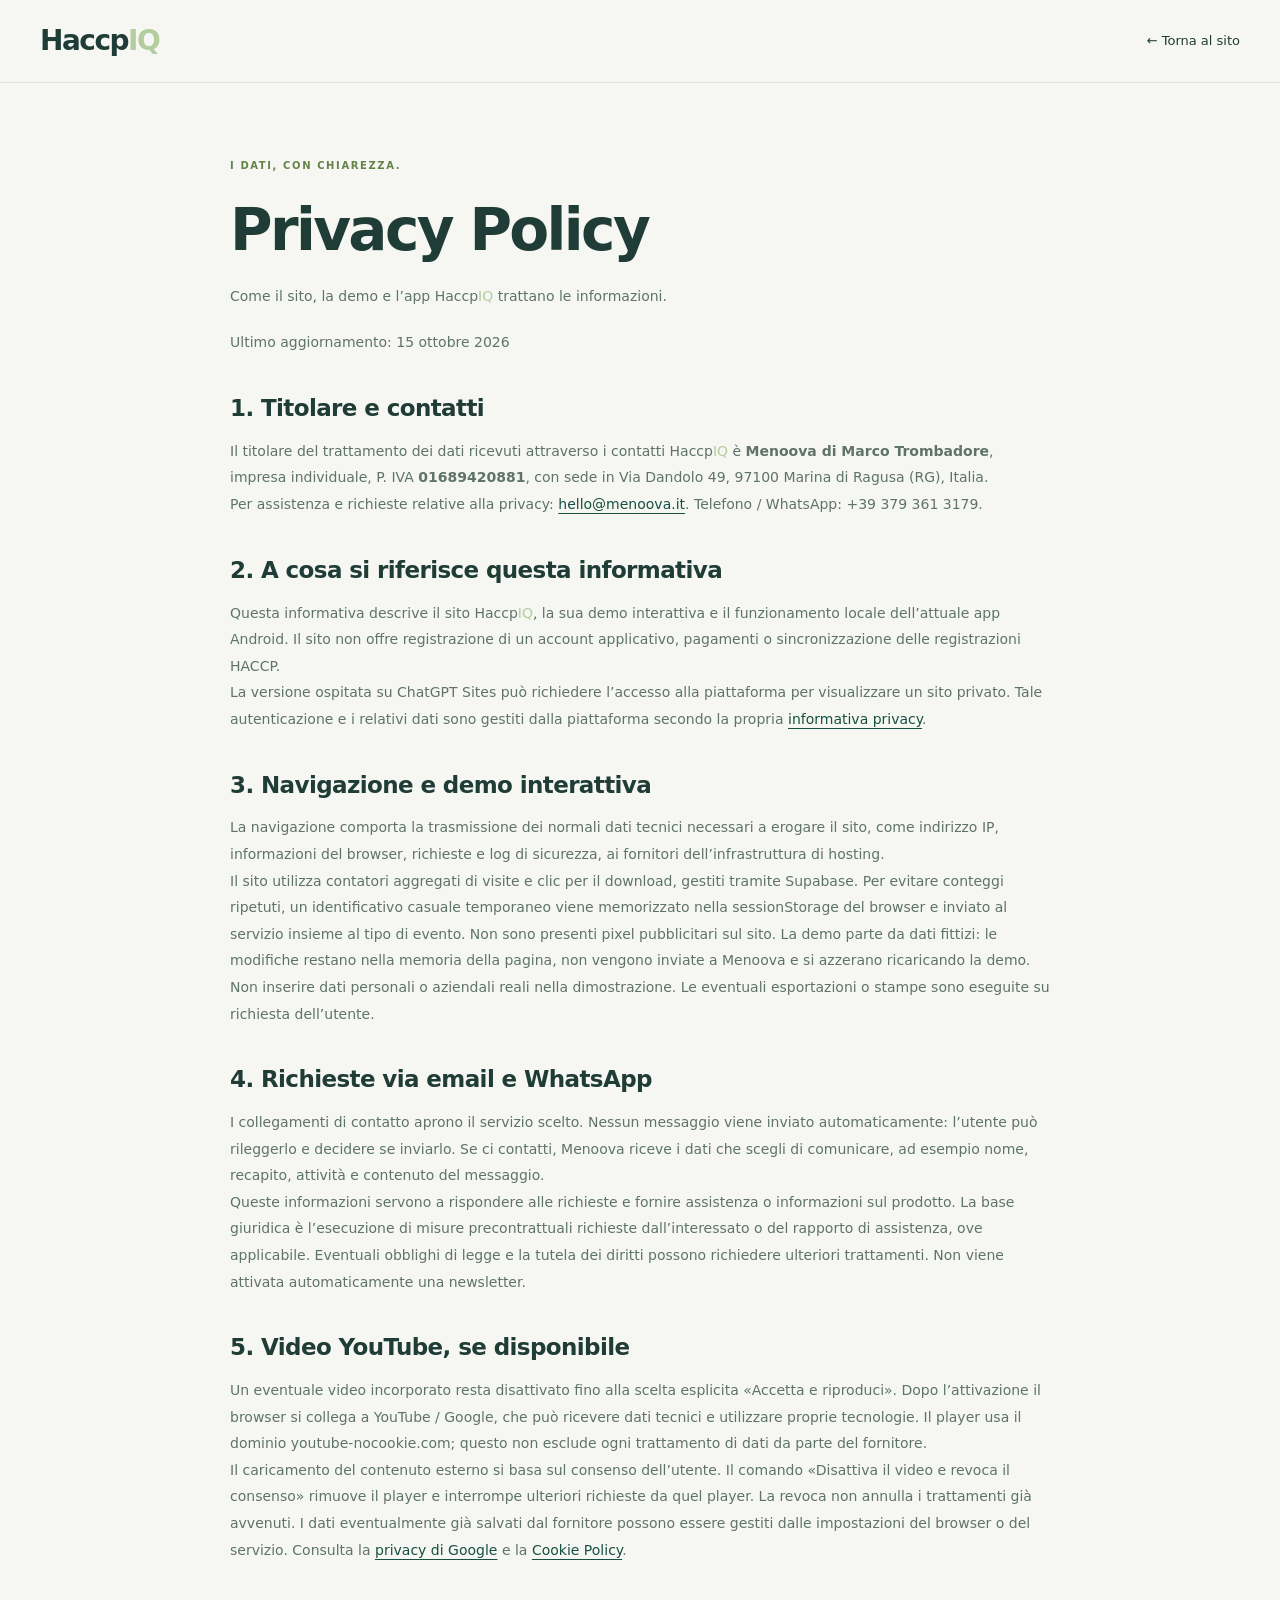
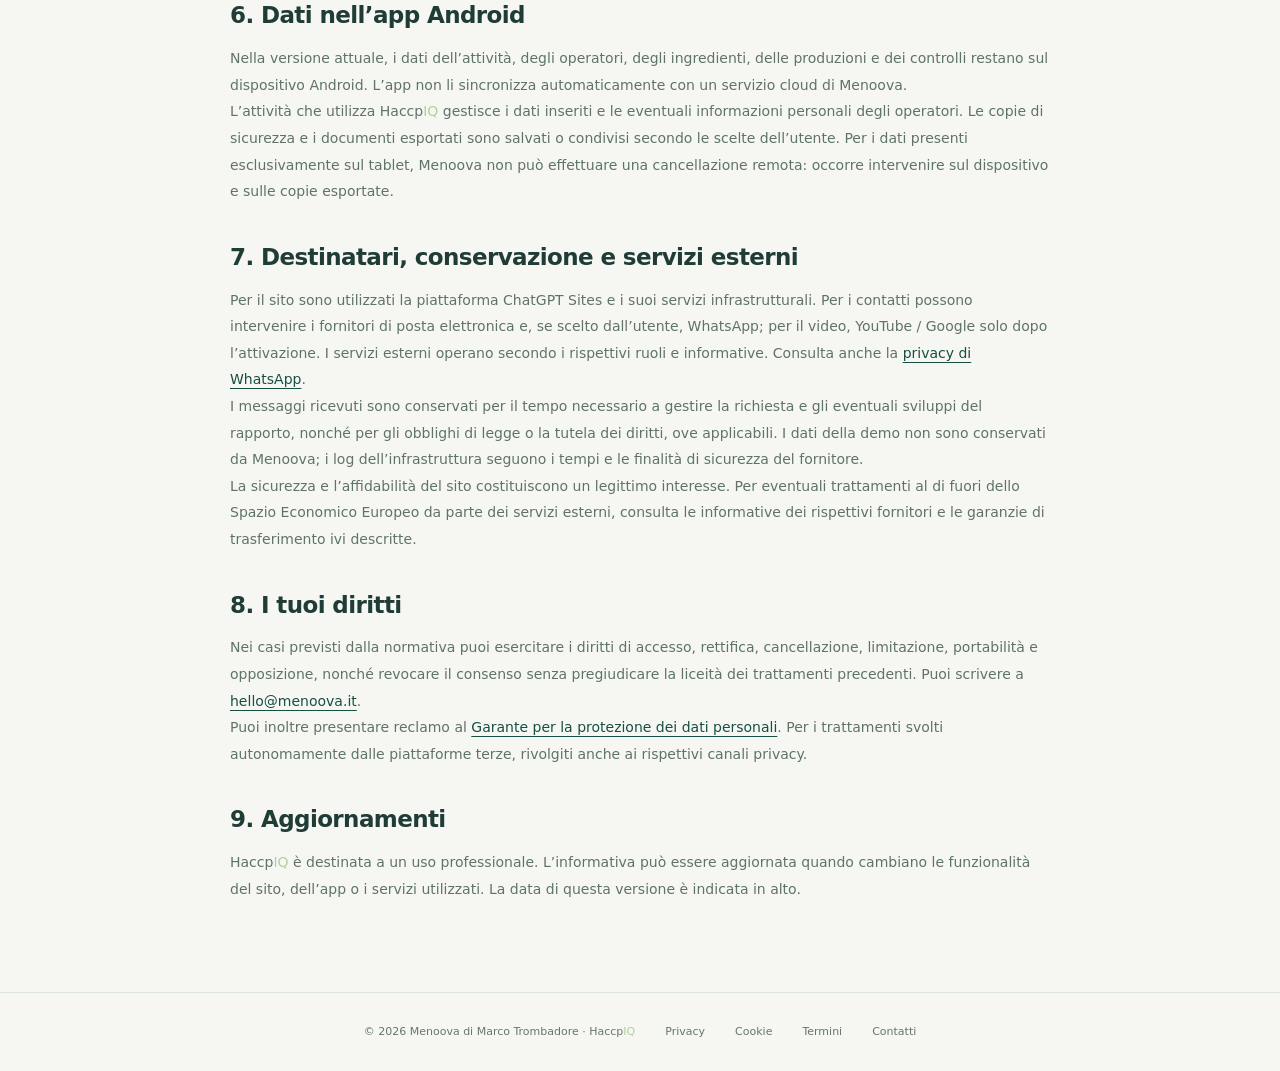
<file: privacy.html>
<!doctype html><html lang="it"><head><meta charset="utf-8"><meta name="viewport" content="width=device-width,initial-scale=1"><meta name="theme-color" content="#123d36"><title>Privacy Policy — HaccpIQ</title><meta name="description" content="Come il sito, la demo e l’app HaccpIQ trattano le informazioni."><link rel="icon" href="assets/favicon.svg" type="image/svg+xml"><link rel="stylesheet" href="assets/site.css"><link rel="stylesheet" href="assets/mobile-tweaks.css"></head><body><a class="skip-link" href="#contenuto">Vai al contenuto</a><header class="legal-header"><div class="container"><a class="brand" href="index.html">Haccp<span class="brand-iq">IQ</span></a><a href="index.html">← Torna al sito</a></div></header><main class="legal-main" id="contenuto"><div class="eyebrow">I DATI, CON CHIAREZZA.</div><h1>Privacy Policy</h1><p class="legal-intro">Come il sito, la demo e l’app Haccp<span class="brand-iq">IQ</span> trattano le informazioni.</p><p class="legal-date">Ultimo aggiornamento: 15 ottobre 2026</p><section><h2>1. Titolare e contatti</h2><p>Il titolare del trattamento dei dati ricevuti attraverso i contatti Haccp<span class="brand-iq">IQ</span> è <strong>Menoova di Marco Trombadore</strong>, impresa individuale, P. IVA <strong>01689420881</strong>, con sede in Via Dandolo 49, 97100 Marina di Ragusa (RG), Italia.</p><p>Per assistenza e richieste relative alla privacy: <a href="mailto:hello@menoova.it">hello@menoova.it</a>. Telefono / WhatsApp: +39 379 361 3179.</p></section>
<section><h2>2. A cosa si riferisce questa informativa</h2><p>Questa informativa descrive il sito Haccp<span class="brand-iq">IQ</span>, la sua demo interattiva e il funzionamento locale dell’attuale app Android. Il sito non offre registrazione di un account applicativo, pagamenti o sincronizzazione delle registrazioni HACCP.</p><p>La versione ospitata su ChatGPT Sites può richiedere l’accesso alla piattaforma per visualizzare un sito privato. Tale autenticazione e i relativi dati sono gestiti dalla piattaforma secondo la propria <a href="https://openai.com/policies/privacy-policy/" target="_blank" rel="noopener noreferrer">informativa privacy</a>.</p></section>
<section><h2>3. Navigazione e demo interattiva</h2><p>La navigazione comporta la trasmissione dei normali dati tecnici necessari a erogare il sito, come indirizzo IP, informazioni del browser, richieste e log di sicurezza, ai fornitori dell’infrastruttura di hosting.</p><p>Il sito utilizza contatori aggregati di visite e clic per il download, gestiti tramite Supabase. Per evitare conteggi ripetuti, un identificativo casuale temporaneo viene memorizzato nella sessionStorage del browser e inviato al servizio insieme al tipo di evento. Non sono presenti pixel pubblicitari sul sito. La demo parte da dati fittizi: le modifiche restano nella memoria della pagina, non vengono inviate a Menoova e si azzerano ricaricando la demo. Non inserire dati personali o aziendali reali nella dimostrazione. Le eventuali esportazioni o stampe sono eseguite su richiesta dell’utente.</p></section>
<section><h2>4. Richieste via email e WhatsApp</h2><p>I collegamenti di contatto aprono il servizio scelto. Nessun messaggio viene inviato automaticamente: l’utente può rileggerlo e decidere se inviarlo. Se ci contatti, Menoova riceve i dati che scegli di comunicare, ad esempio nome, recapito, attività e contenuto del messaggio.</p><p>Queste informazioni servono a rispondere alle richieste e fornire assistenza o informazioni sul prodotto. La base giuridica è l’esecuzione di misure precontrattuali richieste dall’interessato o del rapporto di assistenza, ove applicabile. Eventuali obblighi di legge e la tutela dei diritti possono richiedere ulteriori trattamenti. Non viene attivata automaticamente una newsletter.</p></section>
<section><h2>5. Video YouTube, se disponibile</h2><p>Un eventuale video incorporato resta disattivato fino alla scelta esplicita «Accetta e riproduci». Dopo l’attivazione il browser si collega a YouTube / Google, che può ricevere dati tecnici e utilizzare proprie tecnologie. Il player usa il dominio youtube-nocookie.com; questo non esclude ogni trattamento di dati da parte del fornitore.</p><p>Il caricamento del contenuto esterno si basa sul consenso dell’utente. Il comando «Disattiva il video e revoca il consenso» rimuove il player e interrompe ulteriori richieste da quel player. La revoca non annulla i trattamenti già avvenuti. I dati eventualmente già salvati dal fornitore possono essere gestiti dalle impostazioni del browser o del servizio. Consulta la <a href="https://policies.google.com/privacy" target="_blank" rel="noopener noreferrer">privacy di Google</a> e la <a href="cookie-policy.html">Cookie Policy</a>.</p></section>
<section><h2>6. Dati nell’app Android</h2><p>Nella versione attuale, i dati dell’attività, degli operatori, degli ingredienti, delle produzioni e dei controlli restano sul dispositivo Android. L’app non li sincronizza automaticamente con un servizio cloud di Menoova.</p><p>L’attività che utilizza Haccp<span class="brand-iq">IQ</span> gestisce i dati inseriti e le eventuali informazioni personali degli operatori. Le copie di sicurezza e i documenti esportati sono salvati o condivisi secondo le scelte dell’utente. Per i dati presenti esclusivamente sul tablet, Menoova non può effettuare una cancellazione remota: occorre intervenire sul dispositivo e sulle copie esportate.</p></section>
<section><h2>7. Destinatari, conservazione e servizi esterni</h2><p>Per il sito sono utilizzati la piattaforma ChatGPT Sites e i suoi servizi infrastrutturali. Per i contatti possono intervenire i fornitori di posta elettronica e, se scelto dall’utente, WhatsApp; per il video, YouTube / Google solo dopo l’attivazione. I servizi esterni operano secondo i rispettivi ruoli e informative. Consulta anche la <a href="https://www.whatsapp.com/legal/privacy-policy-eea" target="_blank" rel="noopener noreferrer">privacy di WhatsApp</a>.</p><p>I messaggi ricevuti sono conservati per il tempo necessario a gestire la richiesta e gli eventuali sviluppi del rapporto, nonché per gli obblighi di legge o la tutela dei diritti, ove applicabili. I dati della demo non sono conservati da Menoova; i log dell’infrastruttura seguono i tempi e le finalità di sicurezza del fornitore.</p><p>La sicurezza e l’affidabilità del sito costituiscono un legittimo interesse. Per eventuali trattamenti al di fuori dello Spazio Economico Europeo da parte dei servizi esterni, consulta le informative dei rispettivi fornitori e le garanzie di trasferimento ivi descritte.</p></section>
<section><h2>8. I tuoi diritti</h2><p>Nei casi previsti dalla normativa puoi esercitare i diritti di accesso, rettifica, cancellazione, limitazione, portabilità e opposizione, nonché revocare il consenso senza pregiudicare la liceità dei trattamenti precedenti. Puoi scrivere a <a href="mailto:hello@menoova.it">hello@menoova.it</a>.</p><p>Puoi inoltre presentare reclamo al <a href="https://www.garanteprivacy.it/" target="_blank" rel="noopener noreferrer">Garante per la protezione dei dati personali</a>. Per i trattamenti svolti autonomamente dalle piattaforme terze, rivolgiti anche ai rispettivi canali privacy.</p></section>
<section><h2>9. Aggiornamenti</h2><p>Haccp<span class="brand-iq">IQ</span> è destinata a un uso professionale. L’informativa può essere aggiornata quando cambiano le funzionalità del sito, dell’app o i servizi utilizzati. La data di questa versione è indicata in alto.</p></section></main><footer class="legal-footer"><span>© 2026 Menoova di Marco Trombadore · Haccp<span class="brand-iq">IQ</span></span><a href="privacy.html">Privacy</a><a href="cookie-policy.html">Cookie</a><a href="termini-condizioni.html">Termini</a><a href="mailto:hello@menoova.it">Contatti</a></footer></body></html>
</file>
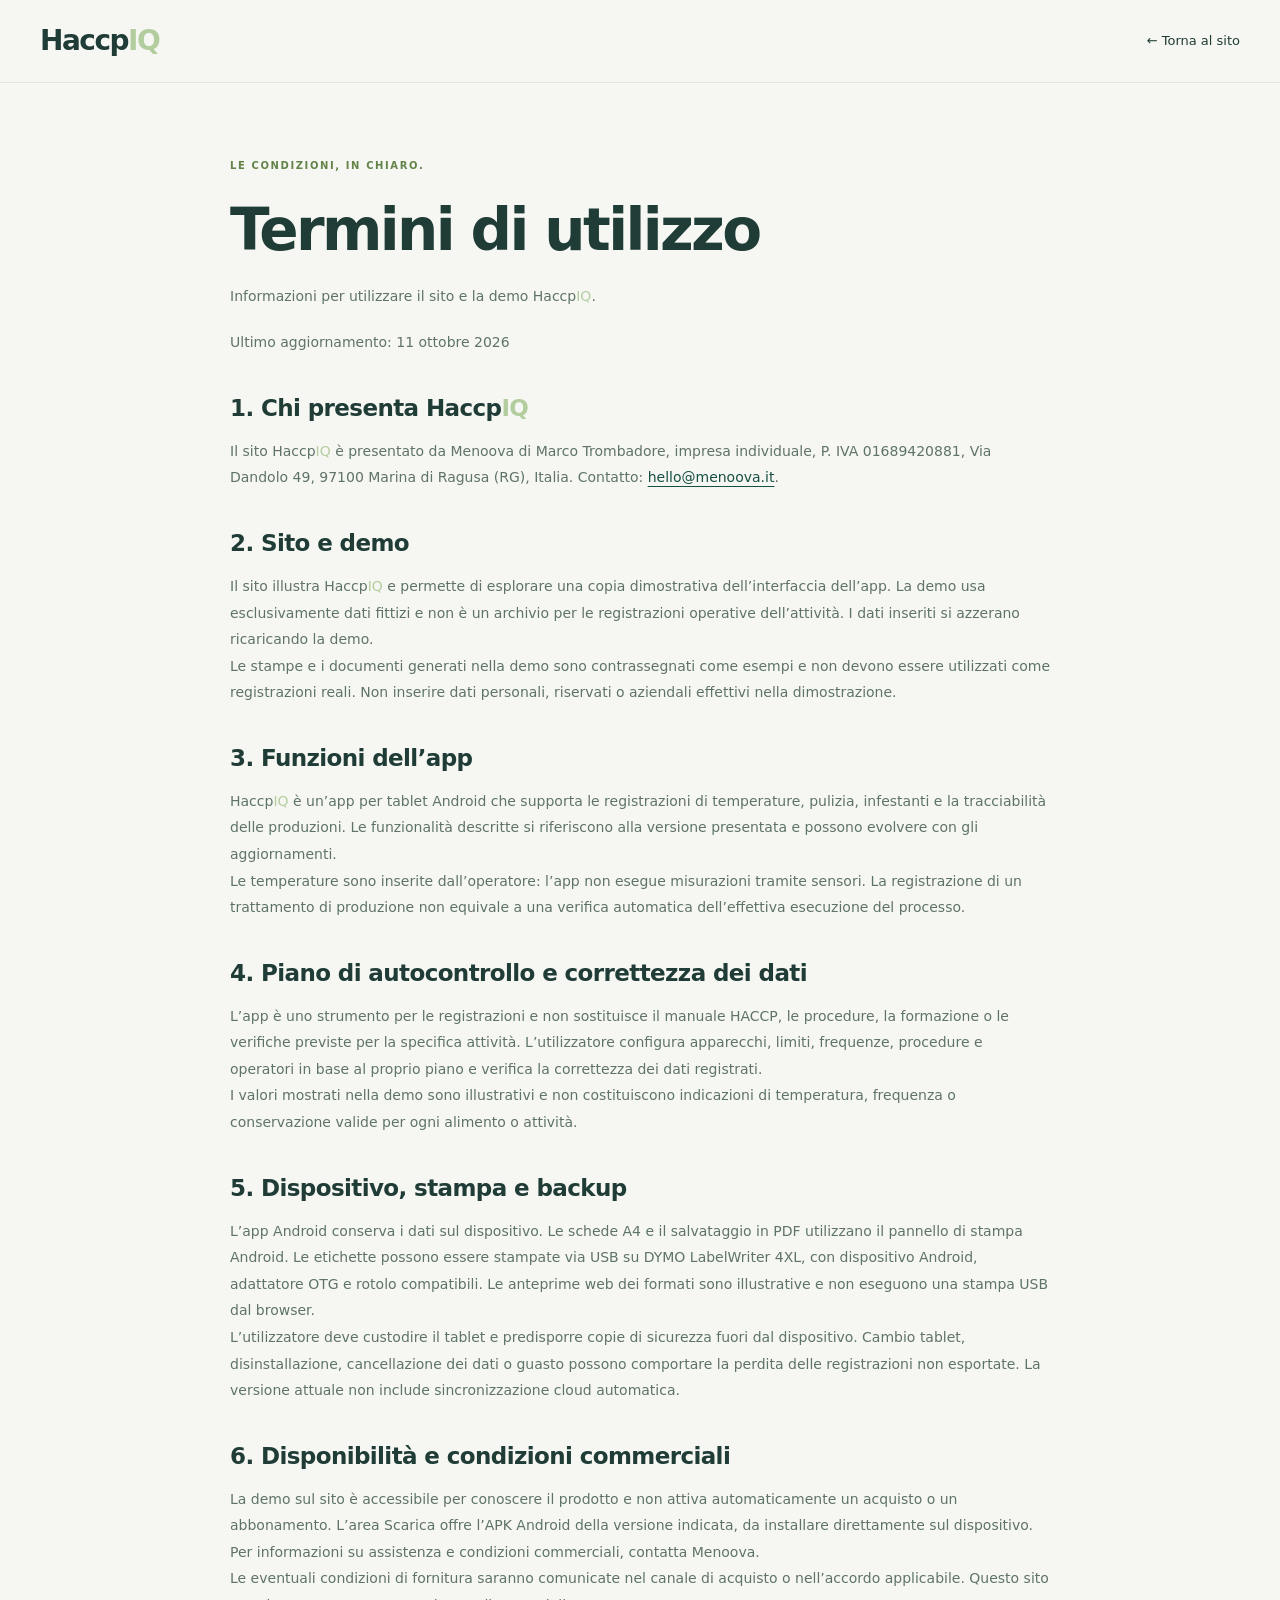
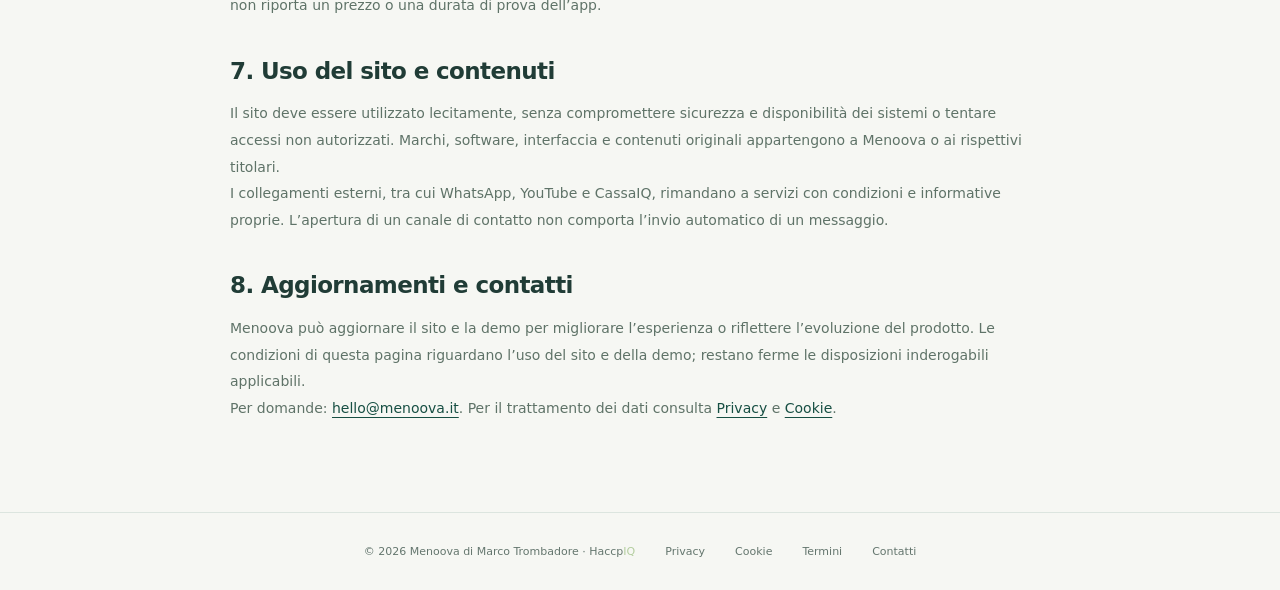
<file: termini-condizioni.html>
<!doctype html><html lang="it"><head><meta charset="utf-8"><meta name="viewport" content="width=device-width,initial-scale=1"><meta name="theme-color" content="#123d36"><title>Termini di utilizzo — HaccpIQ</title><meta name="description" content="Informazioni per utilizzare il sito e la demo HaccpIQ."><link rel="icon" href="assets/favicon.svg" type="image/svg+xml"><link rel="stylesheet" href="assets/site.css"><link rel="stylesheet" href="assets/mobile-tweaks.css"></head><body><a class="skip-link" href="#contenuto">Vai al contenuto</a><header class="legal-header"><div class="container"><a class="brand" href="index.html">Haccp<span class="brand-iq">IQ</span></a><a href="index.html">← Torna al sito</a></div></header><main class="legal-main" id="contenuto"><div class="eyebrow">LE CONDIZIONI, IN CHIARO.</div><h1>Termini di utilizzo</h1><p class="legal-intro">Informazioni per utilizzare il sito e la demo Haccp<span class="brand-iq">IQ</span>.</p><p class="legal-date">Ultimo aggiornamento: 11 ottobre 2026</p><section><h2>1. Chi presenta Haccp<span class="brand-iq">IQ</span></h2><p>Il sito Haccp<span class="brand-iq">IQ</span> è presentato da Menoova di Marco Trombadore, impresa individuale, P. IVA 01689420881, Via Dandolo 49, 97100 Marina di Ragusa (RG), Italia. Contatto: <a href="mailto:hello@menoova.it">hello@menoova.it</a>.</p></section>
<section><h2>2. Sito e demo</h2><p>Il sito illustra Haccp<span class="brand-iq">IQ</span> e permette di esplorare una copia dimostrativa dell’interfaccia dell’app. La demo usa esclusivamente dati fittizi e non è un archivio per le registrazioni operative dell’attività. I dati inseriti si azzerano ricaricando la demo.</p><p>Le stampe e i documenti generati nella demo sono contrassegnati come esempi e non devono essere utilizzati come registrazioni reali. Non inserire dati personali, riservati o aziendali effettivi nella dimostrazione.</p></section>
<section><h2>3. Funzioni dell’app</h2><p>Haccp<span class="brand-iq">IQ</span> è un’app per tablet Android che supporta le registrazioni di temperature, pulizia, infestanti e la tracciabilità delle produzioni. Le funzionalità descritte si riferiscono alla versione presentata e possono evolvere con gli aggiornamenti.</p><p>Le temperature sono inserite dall’operatore: l’app non esegue misurazioni tramite sensori. La registrazione di un trattamento di produzione non equivale a una verifica automatica dell’effettiva esecuzione del processo.</p></section>
<section><h2>4. Piano di autocontrollo e correttezza dei dati</h2><p>L’app è uno strumento per le registrazioni e non sostituisce il manuale HACCP, le procedure, la formazione o le verifiche previste per la specifica attività. L’utilizzatore configura apparecchi, limiti, frequenze, procedure e operatori in base al proprio piano e verifica la correttezza dei dati registrati.</p><p>I valori mostrati nella demo sono illustrativi e non costituiscono indicazioni di temperatura, frequenza o conservazione valide per ogni alimento o attività.</p></section>
<section><h2>5. Dispositivo, stampa e backup</h2><p>L’app Android conserva i dati sul dispositivo. Le schede A4 e il salvataggio in PDF utilizzano il pannello di stampa Android. Le etichette possono essere stampate via USB su DYMO LabelWriter 4XL, con dispositivo Android, adattatore OTG e rotolo compatibili. Le anteprime web dei formati sono illustrative e non eseguono una stampa USB dal browser.</p><p>L’utilizzatore deve custodire il tablet e predisporre copie di sicurezza fuori dal dispositivo. Cambio tablet, disinstallazione, cancellazione dei dati o guasto possono comportare la perdita delle registrazioni non esportate. La versione attuale non include sincronizzazione cloud automatica.</p></section>
<section><h2>6. Disponibilità e condizioni commerciali</h2><p>La demo sul sito è accessibile per conoscere il prodotto e non attiva automaticamente un acquisto o un abbonamento. L’area Scarica offre l’APK Android della versione indicata, da installare direttamente sul dispositivo. Per informazioni su assistenza e condizioni commerciali, contatta Menoova.</p><p>Le eventuali condizioni di fornitura saranno comunicate nel canale di acquisto o nell’accordo applicabile. Questo sito non riporta un prezzo o una durata di prova dell’app.</p></section>
<section><h2>7. Uso del sito e contenuti</h2><p>Il sito deve essere utilizzato lecitamente, senza compromettere sicurezza e disponibilità dei sistemi o tentare accessi non autorizzati. Marchi, software, interfaccia e contenuti originali appartengono a Menoova o ai rispettivi titolari.</p><p>I collegamenti esterni, tra cui WhatsApp, YouTube e CassaIQ, rimandano a servizi con condizioni e informative proprie. L’apertura di un canale di contatto non comporta l’invio automatico di un messaggio.</p></section>
<section><h2>8. Aggiornamenti e contatti</h2><p>Menoova può aggiornare il sito e la demo per migliorare l’esperienza o riflettere l’evoluzione del prodotto. Le condizioni di questa pagina riguardano l’uso del sito e della demo; restano ferme le disposizioni inderogabili applicabili.</p><p>Per domande: <a href="mailto:hello@menoova.it">hello@menoova.it</a>. Per il trattamento dei dati consulta <a href="privacy.html">Privacy</a> e <a href="cookie-policy.html">Cookie</a>.</p></section></main><footer class="legal-footer"><span>© 2026 Menoova di Marco Trombadore · Haccp<span class="brand-iq">IQ</span></span><a href="privacy.html">Privacy</a><a href="cookie-policy.html">Cookie</a><a href="termini-condizioni.html">Termini</a><a href="mailto:hello@menoova.it">Contatti</a></footer></body></html>
</file>
<file: assets/site.css>
@charset "UTF-8";
:root{--forest:#123d36;--green:#174f43;--sage:#c4dcae;--cream:#f6f7f3;--ink:#203c36;--muted:#64766e;--line:#dce5df;--white:#fff;--radius:20px;font-family:Inter,ui-sans-serif,system-ui,-apple-system,BlinkMacSystemFont,"Segoe UI",sans-serif;color:var(--ink);background:var(--cream);font-synthesis:none}
*{box-sizing:border-box}html{scroll-behavior:smooth;scroll-padding-top:102px}body{margin:0;line-height:1.6}button,input,select,textarea{font:inherit}a{color:inherit;text-decoration:none}button{cursor:pointer}button,a{-webkit-tap-highlight-color:transparent}button{color:inherit}button:disabled{cursor:default}button:focus-visible,a:focus-visible,summary:focus-visible{outline:3px solid #568c2e;outline-offset:5px}img,svg{max-width:100%}p,h1,h2,h3{margin-top:0}p{margin-bottom:0}h1,h2,h3{line-height:1.1;letter-spacing:-.045em}h1,h2{font-weight:650}h2{font-size:clamp(34px,4vw,50px)}h3{font-weight:650}em{font-style:normal}button{border:0}ul,ol{padding:0}.container{width:min(1220px,calc(100% - 80px));margin-inline:auto}.icon{width:23px;height:23px;fill:none;stroke:currentColor;stroke-width:1.7;stroke-linecap:round;stroke-linejoin:round;flex-shrink:0;vertical-align:middle}.svg-defs{position:absolute;width:0;height:0;overflow:hidden}.sr-only{position:absolute;width:1px;height:1px;padding:0;margin:-1px;overflow:hidden;clip:rect(0,0,0,0);white-space:nowrap;border:0}[hidden]{display:none!important}.skip-link{position:fixed;left:20px;top:-70px;background:var(--forest);color:white;z-index:100;padding:10px 20px;border-radius:8px}.skip-link:focus{top:12px}.header{position:sticky;top:0;z-index:20;background:rgba(246,247,243,.96);border-bottom:1px solid rgba(18,61,54,.08);backdrop-filter:blur(12px)}.nav{height:90px;display:flex;align-items:center;justify-content:space-between;gap:24px}.brand{display:inline-flex;align-items:center;gap:0;font-size:28px;line-height:1;font-weight:760;letter-spacing:-1.5px}.brand-mark{width:39px;height:42px;background:var(--forest);color:var(--sage);border-radius:12px;display:grid;place-items:center;margin-right:11px}.brand-mark .icon{width:28px;height:28px}.brand-iq{color:#5e863f}.nav nav{display:flex;align-items:center;gap:29px;font-size:13px;font-weight:550}.nav nav>a:not(.btn){padding:12px 0}.nav nav>a:not(.btn):hover{color:#568334}.btn{display:inline-flex;align-items:center;justify-content:center;gap:25px;background:var(--green);color:white;padding:18px 24px;border-radius:9px;font-size:14px;font-weight:650;line-height:1.3;transition:background .2s,transform .2s}.btn:hover{background:#26634e;transform:translateY(-2px)}.btn .icon{width:19px;height:19px}.btn-small{padding:13px 17px;gap:16px;font-size:12px}.btn-light{background:var(--sage);color:var(--forest)}.btn-light:hover{background:#d7e9c7}.text-link{display:inline-flex;align-items:center;gap:19px;font-size:14px;font-weight:600;background:none;padding:10px 0}.text-link:hover{color:#5a863a}.text-link>span{font-size:20px}.menu-toggle{display:none}.eyebrow{font-size:10px;letter-spacing:1.6px;font-weight:650;line-height:1.6;display:flex;align-items:center;gap:9px;margin-bottom:25px}.status-dot{display:inline-block;width:7px;height:7px;border-radius:50%;background:#729853;flex-shrink:0}.hero{overflow:hidden}.hero-grid{display:grid;grid-template-columns:1fr 1.08fr;gap:48px;padding-top:84px;padding-bottom:85px;align-items:center}.hero-copy{position:relative;z-index:2}.hero-copy h1{font-size:clamp(54px,5.8vw,78px);line-height:1.04;margin-bottom:24px;letter-spacing:-.062em}.hero-copy h1 em{color:#688c4b}.hero-copy>p{color:var(--muted);font-size:18px;line-height:1.6;max-width:445px}.hero-actions{display:flex;gap:28px;align-items:center;margin-top:32px}.hero-notes{display:flex;gap:25px;font-size:11px;color:var(--muted);margin-top:30px}.hero-notes>span{display:flex;align-items:center;gap:7px}.hero-notes .icon{width:17px;height:17px}.hero-visual{position:relative;min-width:0;padding:34px 0 48px}.visual-tag{position:absolute;top:0;left:6%;display:flex;align-items:center;gap:8px;font-size:11px;color:var(--muted)}.hero-visual:before{content:"";position:absolute;inset:-12% -25% -10% -8%;background:radial-gradient(ellipse at center,#dfe9d6 0%,#e7ece1 30%,transparent 69%);z-index:0}.tablet{position:relative;z-index:1;background:#21453d;border:2px solid #35564d;border-radius:27px;padding:14px 13px 14px 23px;transform:rotate(-3deg);box-shadow:0 30px 48px -20px rgba(18,61,54,.35),0 3px 0 #557066}.tablet-camera{position:absolute;left:8px;top:49%;width:5px;height:5px;background:#0b2722;border-radius:50%;box-shadow:0 0 0 1px #45645c}.tablet-screen{display:flex;background:var(--cream);min-height:352px;border-radius:12px;overflow:hidden}.mini-side{width:55px;flex-shrink:0;padding:16px 8px;display:flex;align-items:center;flex-direction:column;gap:20px;color:#a6c2b3;background:var(--forest)}.mini-side>.icon{width:17px;height:17px}.mini-logo{background:var(--sage);border-radius:8px;color:var(--forest);width:31px;height:35px;display:grid;place-items:center;margin-bottom:8px}.mini-logo .icon{width:22px;height:22px}.mini-selected{background:#e5eedf;border-radius:8px;width:36px;height:35px;display:grid;place-items:center;color:var(--forest)}.mini-selected .icon{width:18px;height:18px}.mini-side-bottom{margin-top:auto;font-size:15px;font-weight:600;opacity:.5}.mini-main{padding:20px 22px 16px;flex:1;min-width:0}.mini-top{display:flex;align-items:center;justify-content:space-between;border-bottom:1px solid var(--line);padding-bottom:12px;font-size:8px}.mini-top>b{font-weight:600}.mini-top>span{font-size:12px;font-weight:700;letter-spacing:-.5px}.mini-top>span>span{color:#7b9d5e}.mini-heading{display:flex;justify-content:space-between;align-items:center;margin-top:16px;margin-bottom:14px}.mini-heading small{font-size:6px;letter-spacing:1.3px;color:var(--muted)}.mini-heading h2{font-size:23px;margin:2px 0 0;letter-spacing:-.8px}.mini-count{font-size:10px;border:1px solid var(--line);padding:4px 8px;border-radius:5px}.mini-target{display:flex;align-items:center;gap:9px;border:1px solid var(--line);padding:10px;border-radius:9px;background:white}.device-code{display:grid;place-items:center;background:#eaf0e3;border-radius:7px;width:31px;height:32px;font-size:10px;font-weight:700}.mini-target b{font-size:10px;display:block}.mini-target small{font-size:8px;color:var(--muted);display:block}.mini-target-icon{margin-left:auto;color:#77986a}.mini-target-icon .icon{width:20px;height:20px}.mini-measure{margin-top:10px;padding:16px 18px 12px;background:white;border:1px solid var(--line);border-radius:10px;text-align:center}.mini-measure>span{font-size:7px;letter-spacing:1px;color:var(--muted)}.mini-value{font-size:49px;letter-spacing:-2.5px;font-weight:550;line-height:1.35}.mini-value small{font-size:18px;letter-spacing:-.8px;margin-left:5px;color:#5f8164}.mini-result{display:flex;justify-content:center;align-items:center;gap:5px;font-size:8px;color:#557a39}.mini-result .icon{width:12px;height:12px}.mini-save{display:flex;align-items:center;justify-content:center;gap:20px;background:var(--green);color:white;border-radius:7px;font-size:9px;padding:11px;width:100%;margin-top:15px}.mini-save:hover{background:#2b6a53}.mini-save .icon{width:14px;height:14px}.mini-foot{font-size:6.5px;color:var(--muted);margin-top:13px;display:flex;justify-content:space-between;gap:8px}.mini-foot i{display:inline-block;width:4px;height:4px;border-radius:50%;background:#789b5c;margin-right:3px}.floating-note{position:absolute;right:-12px;bottom:17px;background:white;box-shadow:0 12px 30px #123d3612;border:1px solid #dce5df;padding:16px 21px;border-radius:13px;display:flex;align-items:center;gap:12px;z-index:3;transform:rotate(1deg)}.floating-note b{display:block;font-size:12px;font-weight:600}.floating-note small{display:block;color:var(--muted);font-size:10px}.floating-check{width:35px;height:35px;display:grid;place-items:center;border-radius:50%;background:#e8f0e1;color:#628645}.floating-check .icon{width:18px;height:18px}.visual-caption{font-size:9px;color:#758577;position:absolute;bottom:-12px;left:12px}.activity-strip{border-top:1px solid var(--line);padding:24px 0 32px;display:flex;justify-content:space-between;align-items:center;gap:22px}.activity-strip>span{font-size:8px;letter-spacing:1.35px;max-width:160px;font-weight:600;color:var(--muted)}.activity-strip>div{font-size:14px;font-weight:550;display:flex;gap:23px;align-items:center}.activity-strip i{font-style:normal;color:#92a786}.section{padding-top:112px;padding-bottom:112px}.section-heading{display:flex;gap:70px;justify-content:space-between;align-items:flex-end;margin-bottom:48px}.section-heading .eyebrow{margin-bottom:20px}.section-heading h2{margin:0}.section-heading>p{max-width:310px;color:var(--muted);font-size:14px;line-height:1.75;padding-bottom:3px}.departments{display:grid;grid-template-columns:repeat(4,1fr);gap:20px}.department{display:flex;flex-direction:column;padding:28px 24px 18px;border:1px solid var(--line);border-radius:14px;background:#fff;transition:transform .2s,border-color .2s}.department:hover{transform:translateY(-4px);border-color:#aebf9e}.department-top{display:flex;justify-content:space-between;align-items:center;margin-bottom:45px}.department-top>.icon{width:30px;height:30px;color:#628248;stroke-width:1.3}.department-top>span{font-size:10px;color:#8d9c8a}.department h3{font-size:23px;line-height:1.16;min-height:53px;margin-bottom:20px}.department p{font-size:13px;line-height:1.8;color:var(--muted)}.feature-detail{display:block;font-size:10px;font-weight:550;line-height:1.65;color:#6e8464;margin:21px 0 20px}.department .text-link{border-top:1px solid var(--line);justify-content:space-between;font-size:11px;margin-top:auto;padding-top:17px}.demo-section{background:#e7eddf;padding:95px 0 55px;scroll-margin-top:0}.demo-heading>p{max-width:340px}.demo-shell{background:white;box-shadow:0 15px 50px #123d3610;border:1px solid #cedbc5;border-radius:18px;overflow:hidden}.demo-toolbar{display:flex;align-items:center;justify-content:space-between;padding:17px 23px;gap:16px;border-bottom:1px solid var(--line);background:var(--forest);color:#eef6e8;flex-wrap:wrap}.demo-mode{display:flex;align-items:center;gap:8px;font-size:10px;letter-spacing:1px}.demo-mode .status-dot{background:var(--sage)}.demo-version{opacity:.65;font-size:9px;letter-spacing:0}.demo-toolbar-actions{display:flex;align-items:center;gap:20px}.demo-toolbar-actions button,.demo-toolbar-actions a{padding:3px 0;color:#e3eedb;font-size:10px;display:flex;gap:7px;align-items:center;background:transparent}.demo-toolbar .icon{width:14px;height:14px}.demo-launcher{display:grid;grid-template-columns:1fr 1.2fr;align-items:center;gap:70px;padding:65px 70px;background:linear-gradient(120deg,#f5f7f0,#fff)}.large-leaf{display:grid;place-items:center;width:64px;height:64px;background:#e6eddd;border-radius:19px;margin-bottom:27px;color:#63874a}.large-leaf .icon{width:35px;height:35px}.demo-launch-copy h3{font-size:34px;max-width:310px;line-height:1.15;margin-bottom:17px}.demo-launch-copy p{font-size:14px;line-height:1.8;color:var(--muted);max-width:320px}.demo-choices{display:grid;gap:12px}.demo-choices button{background:white;border:1px solid var(--line);border-radius:12px;padding:21px 20px;display:flex;align-items:center;gap:17px;text-align:left;transition:background .2s,border-color .2s}.demo-choices button:hover{background:#edf4e8;border-color:#adc39a}.demo-choices button>.icon{color:#65884b;width:25px;height:25px}.demo-choices button>span{font-size:13px;font-weight:650;line-height:1.6}.demo-choices small{display:block;color:var(--muted);font-size:10px;font-weight:400}.demo-choices b{margin-left:auto;font-weight:400;font-size:20px}.demo-guide{display:flex;align-items:center;justify-content:space-between;padding:13px 21px;background:#f1f5eb;gap:18px;font-size:11px;border-bottom:1px solid var(--line)}.demo-guide p{color:#536b4f}.demo-guide button{white-space:nowrap;background:white;border:1px solid #d5dfce;border-radius:7px;font-size:10px;padding:7px 12px}.demo-frame{display:block;border:0;width:100%;height:715px;background:var(--cream)}.demo-foot{display:flex;justify-content:space-between;gap:30px;font-size:10px;color:#67795e;margin-top:18px}.demo-foot>p{max-width:680px}.demo-foot>span{text-align:right;max-width:210px}.noscript{padding:16px;background:white;margin-top:20px}.setup-section{display:grid;grid-template-columns:1fr 1fr;gap:130px;align-items:center}.setup-copy h2{margin-bottom:24px}.setup-copy>p{font-size:15px;color:var(--muted);line-height:1.85;max-width:440px}.setup-copy>.text-link{margin-top:25px}.setup-steps{list-style:none;margin:0;display:grid;gap:32px}.setup-steps li{display:flex;gap:24px;position:relative}.setup-steps li:not(:last-child):before{content:"";position:absolute;left:21px;top:52px;bottom:-18px;border-left:1px solid var(--line)}.setup-steps li>span{display:grid;place-items:center;width:44px;height:44px;border-radius:50%;border:1px solid #becdb1;background:#eef2e8;flex-shrink:0;font-size:11px;color:#678449}.setup-steps h3{font-size:19px;letter-spacing:-.5px;margin:8px 0 12px}.setup-steps p{font-size:13px;line-height:1.8;color:var(--muted)}.trace-section{background:var(--forest);color:#f3f7ee;overflow:hidden;padding:95px 0}.trace-grid{display:grid;grid-template-columns:1fr 1fr;align-items:center;gap:130px}.trace-copy>.eyebrow{color:#b6ce9f}.trace-copy h2{font-size:48px}.trace-copy>p{font-size:14px;line-height:1.8;color:#b7cbbf;max-width:435px}.trace-steps{counter-reset:trace;list-style:none;display:grid;gap:23px;margin:34px 0 26px}.trace-steps li{position:relative;padding-left:42px;counter-increment:trace;font-size:13px;line-height:1.6}.trace-steps li:before{content:counter(trace);position:absolute;top:1px;left:0;width:26px;height:26px;display:grid;place-items:center;border-radius:7px;background:#284f41;color:#c4dcae;font-size:11px}.trace-steps b{display:block;font-weight:600;color:#e5efde}.trace-steps span{display:block;color:#a8c0b0;font-size:12px;margin-top:4px}.trace-copy .trace-note{font-size:11px;color:#c7daba;max-width:390px;border-left:2px solid #8ba472;padding-left:13px;margin-bottom:30px}.paper-stage{position:relative;padding:10px 25px}.paper-label{font-size:9px;letter-spacing:1.2px;color:#aec5a0;display:flex;align-items:center;gap:8px;margin-bottom:23px;margin-left:7px}.paper-label>span{width:5px;height:5px;background:#c4dcae;border-radius:50%}.production-paper{background:#fcfcf7;color:var(--ink);padding:33px 32px 20px;box-shadow:12px 14px 0 -3px #557258,0 20px 70px #001e1a45;transform:rotate(3deg);border-radius:3px}.paper-header{display:flex;justify-content:space-between;align-items:center;gap:12px;border-bottom:1px solid var(--line);padding-bottom:17px}.paper-header b{font-size:20px;letter-spacing:-.8px}.paper-header b>span{color:#739257}.paper-header>span{font-size:7px;letter-spacing:.8px}.paper-title{display:flex;align-items:center;gap:14px;margin:23px 0}.paper-code{font-size:17px;width:42px;height:45px;display:grid;place-items:center;background:#e7eede;border-radius:7px;font-weight:600}.paper-title small{font-size:7px;letter-spacing:1px;color:#7c8b6d}.paper-title h3{font-size:22px;margin:5px 0 0}.paper-meta{display:flex;gap:55px;font-size:8px;color:var(--muted);margin-bottom:20px}.paper-meta b{display:block;font-size:11px;color:#294e3c;margin-top:3px;font-weight:500}.production-paper table{width:100%;border-collapse:collapse;font-size:10px}.production-paper th,.production-paper td{border-bottom:1px solid #e1e7db;padding:10px 0;text-align:left}.production-paper th{font-weight:500;font-size:8px;color:#698061}.production-paper td:last-child,.production-paper th:last-child{text-align:right}.production-paper td:last-child{font-family:ui-monospace,monospace;font-size:9px;color:#608053}.paper-processes{display:flex;gap:20px;margin:19px 0;font-size:8px;color:#608053}.paper-lot{display:flex;flex-direction:column;background:#eaf0e2;border:1px solid #dbe5cd;border-radius:8px;padding:16px 19px}.paper-lot small{font-size:7px;letter-spacing:1.5px;color:#6d835a}.paper-lot b{font-family:ui-monospace,monospace;font-size:22px;font-weight:500;margin:7px 0}.paper-lot>span{font-size:8px;color:#76866c}.paper-sign{display:flex;justify-content:space-between;align-items:center;font-size:7px;color:#8c9686;margin-top:18px}.paper-sign .icon{width:19px;height:19px}.practical-title{display:flex;justify-content:space-between;align-items:flex-end;margin-bottom:55px}.practical-title .eyebrow{max-width:160px;margin-bottom:6px}.practical-title h2{margin:0;text-align:right}.practical-grid{display:grid;grid-template-columns:repeat(3,1fr);gap:60px;border-top:1px solid var(--line);padding-top:38px}.practical-grid article>.icon{color:#6f8e54;margin-bottom:24px;width:30px;height:30px;stroke-width:1.4}.practical-grid h3{font-size:21px;letter-spacing:-.6px;margin-bottom:18px}.practical-grid p{color:var(--muted);font-size:13px;line-height:1.85;max-width:320px}.video-section{background:#e9eee3;padding:95px 0}.video-grid{display:grid;grid-template-columns:1fr 1.2fr;gap:65px;align-items:center}.video-grid>div>p{color:var(--muted)}.video-content{border:1px solid var(--line);background:white;border-radius:18px;padding:30px}.video-consent{text-align:center}.video-consent>.icon{width:45px;height:45px;margin:5px 0 20px;color:#749955}.video-consent h3{font-size:24px}.video-consent p{font-size:12px;color:var(--muted);margin:14px auto 25px;max-width:410px}.video-consent p a{text-decoration:underline}.video-consent>a{display:block;font-size:12px;text-decoration:underline;margin-top:20px}.video-player-frame{width:100%;aspect-ratio:16/9;border:0;border-radius:8px;display:block}.video-content>.text-link{font-size:11px;margin-top:12px}.faq-section{background:#eeeede;padding:95px 0}.faq-grid{display:grid;grid-template-columns:.8fr 1.2fr;gap:115px}.faq-grid h2{font-size:61px;margin-bottom:25px}.faq-grid>div>p{font-size:13px;line-height:1.9;color:#7b7c66}.faq-grid>div>p>a{color:#4b6350;text-decoration:underline;text-underline-offset:4px}.faq-grid .eyebrow{color:#7d8067;font-size:8px;letter-spacing:1.2px}.faq-list{border-top:1px solid #d1d6c3}.faq-list details{border-bottom:1px solid #d1d6c3}.faq-list summary{padding:23px 0;display:flex;align-items:center;justify-content:space-between;gap:30px;cursor:pointer;list-style:none;font-size:14px;line-height:1.6;font-weight:550;min-height:68px}.faq-list summary::-webkit-details-marker{display:none}.faq-list summary>span{font-size:23px;font-weight:300;color:#6d8560;flex-shrink:0}.faq-list details[open] summary>span{transform:rotate(45deg)}.faq-list details>p{font-size:13px;color:#6c7562;line-height:1.9;padding:0 30px 26px 0}.contact-section{background:var(--forest);color:#f3f7ed;padding:80px 0 90px}.contact-grid{display:grid;grid-template-columns:1.2fr 1fr;column-gap:90px;align-items:end}.contact-grid>.eyebrow{grid-column:1/-1;color:#aac794;margin-bottom:25px}.contact-grid h2{font-size:clamp(58px,7vw,94px);letter-spacing:-.06em;margin:0;line-height:1.02}.contact-copy p{font-size:15px;color:#b4c9b9;line-height:1.7;margin-bottom:23px}.contact-copy .btn{font-size:12px;gap:27px;padding:17px 21px}.contact-email{display:flex;align-items:center;justify-content:space-between;max-width:273px;color:#c1d5b5;font-size:12px;margin-top:18px}.contact-email>span{font-size:18px}.footer{background:#f8f9f5;padding:58px 0 25px}.footer-top{display:grid;grid-template-columns:1.5fr 1fr 1fr;gap:40px;padding-bottom:40px}.footer .brand{font-size:30px;flex-wrap:wrap}.footer .brand small{display:block;width:100%;margin:9px 0 0;font-size:10px;letter-spacing:1px;color:#84957b;font-weight:500}.footer-top p{font-size:12px;color:var(--muted);line-height:1.7;margin-top:22px}.footer-top h2{font-size:9px;letter-spacing:1.4px;color:#839179;font-weight:550;line-height:1.4;margin:5px 0 22px}.footer-top>div:not(:first-child)>a{font-size:12px;display:block;margin:10px 0;color:#4f6859}.footer a:hover{text-decoration:underline;text-underline-offset:4px}.footer-bottom{display:flex;justify-content:space-between;gap:25px;border-top:1px solid var(--line);padding-top:20px;font-size:9px;line-height:1.9;color:#6f8068}.footer-bottom p>span{font-size:8px;opacity:.85}.footer-bottom>div{display:flex;gap:18px;align-items:flex-start}.footer-bottom>div>a:last-child{font-size:18px;line-height:1}.legal-header{border-bottom:1px solid var(--line);padding:27px 0}.legal-header .container{display:flex;justify-content:space-between;gap:30px;align-items:center}.legal-header a:last-child{font-size:13px}.legal-main{width:min(820px,calc(100% - 60px));margin:75px auto 90px}.legal-main>h1{font-size:58px;margin-bottom:20px}.legal-main>.eyebrow{color:#638349}.legal-intro{color:var(--muted);font-size:18px;line-height:1.75;margin-bottom:20px}.legal-date{font-size:11px;color:#768c6d}.legal-main section{margin-top:38px}.legal-main h2{font-size:23px;letter-spacing:-.6px;line-height:1.3;margin-bottom:14px}.legal-main p,.legal-main li{font-size:14px;line-height:1.9;color:#5f7368}.legal-main a{text-decoration:underline;text-underline-offset:4px;color:var(--green)}.legal-main ul{padding-left:20px}.legal-main li{margin:8px 0}.legal-footer{padding:30px;border-top:1px solid var(--line);font-size:11px;display:flex;gap:30px;flex-wrap:wrap;justify-content:center;color:var(--muted)}
@media(min-width:1450px){.hero-grid{padding-top:105px;padding-bottom:95px}.hero-copy h1{font-size:82px}.hero-visual{padding-top:39px}.tablet-screen{min-height:400px}.mini-main{padding:24px 27px 20px}.mini-measure{padding-top:23px}.mini-value{font-size:57px}.mini-target{padding:13px}.mini-side{gap:23px}}
@media(max-width:1100px){.container{width:calc(100% - 56px)}.hero-grid{gap:32px;padding-top:64px;padding-bottom:70px}.hero-copy h1{font-size:59px}.hero-copy>p{font-size:16px}.hero-actions{gap:20px}.hero-actions .btn{font-size:12px;gap:18px}.mini-main{padding:16px}.mini-value{font-size:42px}.mini-side{width:43px;padding-inline:5px}.tablet{padding-left:19px}.tablet-screen{min-height:340px}.mini-heading h2{font-size:22px}.mini-target b{font-size:9px}.mini-target small{font-size:7px}.floating-note{right:-5px;padding:13px 16px}.visual-tag{font-size:9px}.activity-strip>div{gap:14px;font-size:12px}.departments{gap:13px}.department{padding:25px 18px 15px}.department h3{font-size:20px;min-height:46px}.department p{font-size:12px}.department .text-link{font-size:10px}.setup-section,.trace-grid{gap:65px}.trace-copy h2{font-size:41px}.paper-stage{padding-inline:8px}.production-paper{padding:27px 23px 19px}.demo-launcher{padding:50px;gap:45px}.faq-grid{gap:65px}.practical-grid{gap:40px}.nav nav{gap:22px}.section{padding-block:90px}}
@media(max-width:860px){.nav{height:76px}.nav nav{gap:19px}.nav nav>a:not(.btn){font-size:11px}.brand{font-size:25px}.hero-grid{gap:25px}.hero-copy h1{font-size:48px}.hero-copy>p{font-size:14px}.hero-actions{gap:17px;flex-wrap:wrap}.hero-actions .text-link{font-size:12px}.hero-notes{font-size:10px;gap:15px}.mini-main{padding:13px 11px}.mini-side{display:none}.hero-visual{padding-bottom:63px}.floating-note{bottom:22px;right:0;gap:8px;padding:11px 13px}.floating-note b{font-size:10px}.floating-note small{font-size:9px}.floating-check{width:28px;height:28px}.visual-tag{left:0;font-size:8px}.visual-caption{bottom:-5px;left:0;font-size:8px}.tablet{padding:12px 10px 12px 17px;border-radius:23px}.tablet-camera{left:6px}.mini-target small{font-size:8px}.mini-top{font-size:7px}.mini-value{font-size:47px}.activity-strip{display:block}.activity-strip>span{max-width:none;display:block;margin-bottom:12px;font-size:8px}.activity-strip>div{gap:16px;justify-content:space-between;font-size:12px}.departments{grid-template-columns:repeat(2,1fr);gap:18px}.department{padding:25px}.department-top{margin-bottom:22px}.department h3{min-height:0;font-size:24px}.department h3 br{display:none}.department p{font-size:14px}.department .text-link{font-size:12px}.feature-detail{font-size:11px}.section-heading{gap:35px}.section-heading h2{font-size:37px}.section-heading>p{max-width:250px;font-size:12px}.demo-launcher{padding:35px;gap:30px}.demo-launch-copy h3{font-size:29px}.demo-launch-copy p{font-size:12px}.demo-choices button{padding:17px 13px;gap:10px}.demo-choices button>span{font-size:11px}.demo-choices small{font-size:9px}.setup-section{gap:40px}.setup-copy h2{font-size:36px}.setup-copy>p{font-size:13px}.setup-steps li{gap:14px}.setup-steps p{font-size:12px}.setup-steps h3{font-size:17px}.trace-grid{gap:35px}.trace-copy h2{font-size:35px}.trace-copy>p{font-size:12px}.trace-steps li{font-size:12px}.trace-steps span{font-size:11px}.paper-title h3{font-size:18px}.paper-meta{gap:30px}.paper-header>span{font-size:6px}.paper-lot b{font-size:20px}.paper-title{gap:10px}.paper-code{font-size:14px;width:34px;height:38px}.production-paper{padding:23px 19px 17px}.paper-lot{padding:14px}.paper-label{font-size:7px}.practical-grid{gap:28px}.practical-grid h3{font-size:19px;line-height:1.2}.practical-grid p{font-size:12px}.faq-grid{gap:45px;grid-template-columns:.7fr 1.3fr}.faq-grid h2{font-size:48px}.faq-list summary{font-size:12px}.faq-list details>p{font-size:12px}.contact-grid{gap:35px}.contact-grid h2{font-size:66px}.contact-copy p{font-size:13px}.video-grid{gap:30px;grid-template-columns:1fr 1.2fr}.video-grid h2{font-size:35px}}
@media(max-width:680px){html{scroll-padding-top:85px}.container{width:calc(100% - 40px)}.nav{height:73px}.brand{font-size:26px}.brand-mark{width:33px;height:37px;border-radius:10px}.brand-mark .icon{width:25px;height:25px}.menu-toggle{display:flex;width:44px;height:44px;border:1px solid var(--line);border-radius:10px;background:transparent;flex-direction:column;justify-content:center;align-items:center;gap:6px}.menu-toggle>span{height:1.5px;width:19px;background:var(--forest);transition:transform .2s}.menu-toggle[aria-expanded=true]>span:first-child{transform:translateY(3.75px) rotate(45deg)}.menu-toggle[aria-expanded=true]>span:last-child{transform:translateY(-3.75px) rotate(-45deg)}.nav nav{display:none;position:absolute;top:72px;left:0;right:0;background:var(--cream);padding:24px 20px;border-bottom:1px solid var(--line);box-shadow:0 14px 20px #123d3608;flex-direction:column;align-items:stretch;gap:8px}.nav nav.is-open{display:flex}.nav nav>a:not(.btn){font-size:15px;padding:11px 0}.nav nav .btn{margin-top:8px;padding:15px;justify-content:space-between}.hero-grid{grid-template-columns:1fr;padding-top:49px;padding-bottom:54px;gap:41px}.hero-copy h1{font-size:clamp(48px,11vw,65px);line-height:1.055;letter-spacing:-.065em;margin-bottom:22px}.eyebrow{font-size:8px;letter-spacing:1.4px;margin-bottom:23px}.hero-copy>p{font-size:16px;max-width:430px}.hero-actions{margin-top:26px;gap:27px;flex-wrap:nowrap}.hero-actions .btn{font-size:13px;padding:17px 22px}.hero-actions .text-link{font-size:12px;gap:14px}.hero-notes{font-size:10px;gap:24px;margin-top:25px}.hero-visual{max-width:480px;width:100%;margin:auto;padding:33px 7px 54px}.visual-tag{font-size:9px;left:18px;top:0}.tablet{padding:11px 10px 11px 18px;border-radius:24px;transform:rotate(-2deg)}.tablet-screen{min-height:330px}.mini-side{display:flex;width:42px;padding:15px 4px;gap:21px}.mini-main{padding:16px 14px}.mini-heading h2{font-size:24px}.mini-heading small{font-size:6px}.mini-target b{font-size:10px}.mini-target small{font-size:8px}.mini-measure{padding:14px 15px 11px}.mini-value{font-size:48px}.mini-save{padding:11px;font-size:9px}.mini-foot{font-size:6.5px}.floating-note{right:1px;bottom:18px;padding:13px 17px}.floating-note b{font-size:11px}.floating-note small{font-size:9px}.floating-check{width:29px;height:29px}.visual-caption{font-size:8px;bottom:-9px;left:14px}.activity-strip{padding:21px 0 28px}.activity-strip>span{font-size:7px;letter-spacing:1px;margin-bottom:12px}.activity-strip>div{display:block;font-size:11px;line-height:2}.activity-strip i{margin-inline:7px}.section{padding-block:65px}.section-heading{display:block;margin-bottom:32px}.section-heading h2{font-size:35px;line-height:1.13;letter-spacing:-.055em}.section-heading>p{max-width:360px;font-size:13px;margin-top:20px;line-height:1.8}.departments{gap:12px}.department{padding:22px 18px 12px;border-radius:12px}.department-top{margin-bottom:22px}.department-top>.icon{width:25px;height:25px}.department-top>span{font-size:8px}.department h3{font-size:20px;line-height:1.15;min-height:47px;margin-bottom:15px}.department h3 br{display:block}.department p{font-size:11px;line-height:1.8}.feature-detail{font-size:9px;margin:17px 0}.department .text-link{font-size:9px;gap:5px;min-height:42px;line-height:1.4;padding-top:12px}.department .text-link>span{font-size:17px}.demo-section{padding:65px 0 38px}.demo-heading .eyebrow{margin-bottom:18px}.demo-toolbar{padding:15px 17px;gap:11px}.demo-mode{font-size:8px;letter-spacing:1px}.demo-version{font-size:8px}.demo-toolbar-actions{gap:20px;width:100%;justify-content:space-between}.demo-toolbar-actions button,.demo-toolbar-actions a{font-size:9px}.demo-launcher{display:block;padding:28px 23px 26px}.large-leaf{width:45px;height:47px;border-radius:13px;margin-bottom:19px}.large-leaf .icon{width:26px;height:26px}.demo-launch-copy h3{font-size:29px;max-width:none;margin-bottom:13px}.demo-launch-copy p{font-size:12px;max-width:none;margin-bottom:26px}.demo-choices{gap:10px}.demo-choices button{padding:17px;gap:16px}.demo-choices button>span{font-size:12px}.demo-choices small{font-size:9px}.demo-choices .icon{width:23px;height:23px}.demo-guide{padding:12px 15px;align-items:flex-start;gap:10px;flex-direction:column;font-size:10px}.demo-guide button{padding:6px 9px;font-size:9px}.demo-frame{height:680px}.demo-foot{display:block;font-size:9px;margin-top:15px;line-height:1.8}.demo-foot>span{display:block;text-align:left;max-width:none;margin-top:4px}.setup-section{display:block}.setup-copy h2{font-size:36px;line-height:1.14;margin-bottom:19px}.setup-copy>p{font-size:14px}.setup-copy>.text-link{font-size:12px;margin-top:20px}.setup-steps{margin-top:36px;gap:27px}.setup-steps li{gap:20px}.setup-steps h3{font-size:18px;margin-bottom:9px}.setup-steps p{font-size:12px}.trace-section{padding:65px 0}.trace-grid{display:block}.trace-copy h2{font-size:38px;margin-bottom:23px}.trace-copy>p{font-size:14px}.trace-steps li{font-size:13px;padding-left:43px}.trace-steps span{font-size:12px}.trace-copy .trace-note{font-size:12px;max-width:350px}.trace-copy .btn{font-size:12px}.paper-stage{margin-top:48px;padding:8px 17px;max-width:440px;margin-inline:auto}.paper-label{font-size:8px;margin-bottom:22px}.production-paper{padding:25px 24px 18px;transform:rotate(2deg)}.paper-header b{font-size:21px}.paper-header>span{font-size:7px}.paper-title h3{font-size:22px}.paper-title{gap:14px}.paper-code{font-size:17px;width:42px;height:45px}.paper-meta{gap:48px}.production-paper table{font-size:11px}.production-paper td:last-child{font-size:10px}.paper-lot{padding:16px 18px}.paper-lot b{font-size:23px}.paper-processes{font-size:9px}.practical-title{display:block;margin-bottom:27px}.practical-title .eyebrow{max-width:none;margin-bottom:21px}.practical-title h2{text-align:left;font-size:36px;line-height:1.14}.practical-grid{display:block;border-top:0;padding:0}.practical-grid article{padding:26px 0;border-bottom:1px solid var(--line);display:grid;grid-template-columns:35px 1fr;gap:0 15px}.practical-grid article>.icon{grid-column:1;grid-row:1/3;margin-bottom:0;width:27px;height:27px}.practical-grid h3{font-size:20px;margin:1px 0 12px;grid-column:2}.practical-grid p{font-size:12px;max-width:none;grid-column:2}.faq-section{padding:64px 0}.faq-grid{display:block}.faq-grid h2{font-size:51px;margin-bottom:19px;line-height:1.04}.faq-grid .eyebrow{font-size:7px}.faq-grid>div>p{font-size:12px}.faq-list{margin-top:33px}.faq-list summary{font-size:13px;padding:20px 0;gap:24px}.faq-list details>p{font-size:12px;padding-right:8px}.contact-section{padding:60px 0 65px}.contact-grid{display:block}.contact-grid>.eyebrow{font-size:8px;margin-bottom:25px}.contact-grid h2{font-size:61px}.contact-copy{margin-top:30px}.contact-copy p{font-size:14px;margin-bottom:23px}.contact-copy p br:last-child{display:none}.contact-copy .btn{font-size:12px;padding:16px 21px}.contact-email{font-size:12px;max-width:267px}.footer{padding:42px 0 24px}.footer-top{grid-template-columns:1fr 1fr;gap:30px 18px;padding-bottom:30px}.footer-top>div:first-child{grid-column:1/-1}.footer .brand{font-size:31px}.footer-top>div:first-child>p{font-size:11px;margin-top:17px}.footer-top h2{font-size:8px;margin-bottom:17px}.footer-top>div:not(:first-child)>a{font-size:10px;line-height:1.65;margin:11px 0}.footer-bottom{display:block;font-size:8px}.footer-bottom p>span{font-size:8px}.footer-bottom>div{margin-top:20px;gap:23px;font-size:10px}.footer-bottom>div>a:last-child{margin-left:auto}.video-section{padding:60px 0}.video-grid{display:block}.video-grid h2{font-size:36px}.video-grid>div>p{font-size:14px}.video-content{margin-top:30px;padding:24px 20px}.video-consent p{font-size:12px}.legal-header .brand{font-size:24px}.legal-header a:last-child{font-size:10px}.legal-header{padding:23px 0}.legal-main{width:calc(100% - 40px);margin:48px auto 65px}.legal-main>h1{font-size:43px}.legal-intro{font-size:15px}.legal-main h2{font-size:21px}.legal-main p,.legal-main li{font-size:13px}.legal-footer{gap:18px;font-size:10px;padding:25px 20px}}
@media(max-width:370px){.container{width:calc(100% - 30px)}.hero-copy h1{font-size:47px}.hero-copy>p{font-size:14px}.hero-actions{gap:18px}.hero-actions .btn{padding:16px 18px;font-size:12px}.hero-actions .text-link{font-size:11px}.mini-side{width:34px}.mini-logo{width:25px;height:29px}.mini-selected{width:28px}.mini-main{padding:13px 10px}.mini-target b{font-size:9px}.mini-target small{font-size:7px}.mini-heading h2{font-size:22px}.mini-top{font-size:6px}.mini-top>span{font-size:10px}.mini-measure{padding:12px}.department{padding:19px 14px 12px}.department h3{font-size:18px}.department p{font-size:10px}.feature-detail{font-size:8px}.department .text-link{font-size:8px}.section-heading h2{font-size:32px}.demo-launcher{padding:24px 17px}.demo-launch-copy h3{font-size:27px}.demo-choices button{padding:14px 12px;gap:11px}.demo-choices button>span{font-size:11px}.contact-grid h2{font-size:55px}}
@media(prefers-reduced-motion:reduce){html{scroll-behavior:auto}*,*:before,*:after{animation:none!important;transition:none!important}}

/* The two physical label formats are demonstrated with the same record. */
.label-section{padding:100px 0;background:#ebefe5;border-bottom:1px solid #d9e1d4}.label-section-grid{display:grid;grid-template-columns:1.12fr 1fr;gap:90px;align-items:center}.label-section-copy h2{font-size:clamp(36px,4vw,52px);line-height:1.12;margin-bottom:25px}.label-section-copy h2 em{color:#648446}.label-section-copy>p{font-size:16px;color:var(--muted);line-height:1.8;max-width:470px}.label-section-copy .eyebrow{margin-bottom:24px}.label-section-copy .eyebrow>.icon{width:19px;height:19px}.format-options{display:grid;grid-template-columns:1fr 1fr;gap:12px;margin:27px 0 24px}.format-options button{text-align:left;padding:20px;background:transparent;border:1px solid #c7d3c0;border-radius:12px;position:relative;transition:background .2s,border-color .2s}.format-options button:hover{background:#f5f8f0;border-color:#759163}.format-options button[aria-pressed=true]{background:#fff;border:2px solid #587b41;padding:19px;box-shadow:0 3px 0 #c3d5b7}.format-size{display:block;font-size:21px;font-weight:650;letter-spacing:-.8px;margin-bottom:17px}.format-size small{font-size:11px;color:var(--muted);letter-spacing:0}.format-options b{display:block;font-size:13px;margin-bottom:7px}.format-options button>span:last-of-type{display:block;font-size:11px;color:var(--muted);line-height:1.65}.format-options i{position:absolute;right:16px;top:18px;font-size:15px;font-style:normal}.usb-note{display:flex;gap:10px;font-size:11px;line-height:1.8;color:var(--muted);margin:25px 0 13px}.usb-note>.icon{width:19px;height:19px;color:#658549;margin-top:1px}.usb-note b{color:var(--forest);font-weight:600}.label-showcase{padding:28px 24px 22px;border:1px solid #d5dfcf;border-radius:24px;background:#e0e8d7;min-height:660px;display:flex;flex-direction:column;align-items:center;justify-content:center;gap:20px}.label-showcase-caption{font-size:8px;font-weight:600;letter-spacing:1.3px;display:flex;align-items:center;gap:8px;color:#647a58}.label-showcase>p{font-size:10px;line-height:1.8;text-align:center;color:#64735b}.label-showcase #label-preview{display:flex;width:100%;justify-content:center}.label-section .text-link{font-size:12px}.nav nav{gap:23px}
@media(max-width:1100px){.label-section-grid{gap:45px}.label-section{padding:80px 0}.label-showcase{padding:25px 19px}.format-options button{padding:16px}.format-options button[aria-pressed=true]{padding:15px}.format-size{font-size:18px}.format-options i{right:11px;top:12px}.nav nav{gap:18px}.nav nav>a:not(.btn){font-size:12px}}
@media(max-width:860px){.label-section-grid{gap:30px;grid-template-columns:1fr 1fr}.label-section-copy h2{font-size:36px}.label-section-copy>p{font-size:13px}.format-options{grid-template-columns:1fr;gap:10px}.format-options button{display:grid;grid-template-columns:112px 1fr;gap:2px 8px;padding:15px}.format-options button[aria-pressed=true]{padding:14px}.format-size{grid-row:1/3;align-self:center;margin:0;font-size:19px}.format-options b{margin:0;font-size:12px}.format-options button>span:last-of-type{font-size:10px}.format-options i{display:none}.label-showcase{padding:22px 14px}.nav nav{gap:12px}.nav nav>a:not(.btn){font-size:10px}}
@media(max-width:680px){.label-section{padding:65px 0}.label-section-grid{display:block}.label-section-copy h2{font-size:40px}.label-section-copy>p{font-size:14px}.format-options{grid-template-columns:1fr 1fr;gap:10px}.format-options button{display:block;padding:18px 15px}.format-options button[aria-pressed=true]{padding:17px 14px}.format-size{font-size:22px;margin-bottom:17px}.format-options b{margin-bottom:8px}.format-options button>span:last-of-type{font-size:11px}.usb-note{font-size:10px}.label-showcase{margin-top:30px;padding:25px 18px;min-height:620px}.nav nav>a:not(.btn){font-size:15px}.nav nav{gap:8px}.label-showcase-caption{font-size:8px;letter-spacing:1px}}

/* Authentic app and compact, self-contained demo. */
.real-app-frame{display:block;width:min(270px,75%);margin:0 auto;padding:7px;border:2px solid #35564d;border-radius:24px;background:#123d36;position:relative;z-index:1;transform:rotate(-3deg);box-shadow:0 25px 55px -18px #123d3660;transition:transform .35s,box-shadow .35s;overflow:hidden}
.real-app-frame img{display:block;width:100%;height:auto;border-radius:15px}
.real-app-frame:hover,.real-app-frame:focus-visible{transform:rotate(0deg) translateY(-4px);box-shadow:0 35px 65px -18px #123d3660}
.hero-visual{padding:30px 0 45px}
.hero-visual .floating-note{bottom:43px;right:0;max-width:290px;z-index:2}
.hero-visual .visual-tag{left:0;top:0}
.hero-visual .visual-caption{position:static;text-align:center;margin-top:23px}
.hero-actions{flex-wrap:wrap;gap:20px}
.hero-actions .text-link{font-size:13px}
.demo-section{padding:70px 0 40px}
.demo-section>.container{max-width:940px}
.demo-shell{scroll-margin-top:102px}
.demo-heading{margin-bottom:26px}
.demo-heading h2{font-size:clamp(32px,3.2vw,43px)}
.demo-heading>p{font-size:13px;max-width:310px}
.demo-toolbar{padding:13px 18px;gap:12px}
.demo-launcher{padding:28px 30px;gap:30px;grid-template-columns:.85fr 1.15fr;min-height:300px}
.demo-launch-copy .large-leaf{width:42px;height:45px;margin-bottom:18px}
.demo-launch-copy h3{font-size:28px;max-width:250px;margin-bottom:12px}
.demo-launch-copy p{font-size:12px;line-height:1.6}
.demo-choices{gap:8px}
.demo-choices button{padding:13px 16px;gap:12px}
.demo-choices button>span{font-size:12px}
.demo-choices button>.icon{width:21px;height:21px}
.demo-frame{height:clamp(310px,52svh,440px)}
.demo-guide{padding:9px 16px;font-size:10px;min-height:44px}
.demo-guide p{max-width:650px}
.demo-foot{font-size:9px}

/* Real printer photo, with the label in the paper path. */
.label-section{background:#e0ecd8;padding:80px 0}
.label-section-grid{gap:65px;grid-template-columns:1fr 1fr}
.label-benefits{display:grid;gap:18px;margin-top:28px}
.label-benefits>div{display:flex;gap:13px;font-size:13px;color:var(--muted);line-height:1.6}
.label-benefits .icon{width:20px;height:20px;color:#648446;margin-top:3px}
.label-benefits b{display:block;color:var(--forest);font-size:15px;margin-bottom:3px}
.printer-stage{min-width:0;max-width:480px;width:100%;margin:auto;padding:24px;background:#f1f6ec;border:1px solid #c2d3b7;border-radius:24px;position:relative;text-align:center;box-shadow:0 20px 50px -30px #174f4350}
.printer-heading{display:flex;align-items:center;justify-content:center;gap:8px;font-size:9px;letter-spacing:1.4px;font-weight:650;margin-bottom:22px;color:#527343}
.printer-image{display:block;width:100%;max-width:380px;height:auto;margin:0 auto;border-radius:15px;transition:transform .35s}
.printer-stage:hover .printer-image{transform:translateY(-4px)}
.printer-result{display:flex;align-items:center;gap:13px;text-align:left;margin:22px 0 16px;padding:16px;border-radius:12px;background:#e2eed8;color:var(--forest)}
.printer-result .floating-check{width:37px;height:37px;flex-shrink:0}
.printer-result b{display:block;font-size:13px;line-height:1.45}
.printer-result span:not(.floating-check){display:block;font-size:11px;margin-top:4px;color:#52674a}
.printer-stage>p{font-size:11px;color:#64735b;line-height:1.65}

/* Green download, contact and footer, with a light FAQ section. */
.download-section{padding:90px 0;background:radial-gradient(ellipse at 90% 5%,#36745366,transparent 58%),#174f43;color:#eff6e9;scroll-margin-top:80px}
.download-grid{display:grid;grid-template-columns:1fr 1fr;align-items:center;gap:90px}
.download-copy h2{font-size:clamp(38px,4.6vw,60px);line-height:1.08;margin-bottom:26px}
.download-copy h2 em{color:#c4dcae}
.download-copy>p{font-size:16px;line-height:1.8;color:#c4d7ca;max-width:430px}
.download-copy .eyebrow{color:#bcd7a6}
.download-features{display:flex;flex-wrap:wrap;gap:17px;font-size:11px;color:#d3e3cb;margin-top:30px}
.download-features>span{display:flex;align-items:center;gap:7px}
.download-features .icon{width:18px;height:18px}
.download-card{padding:30px;border:1px solid #70927c66;border-radius:22px;background:#ffffff08;box-shadow:0 25px 65px -35px #061f1960}
.download-card-top{display:flex;align-items:center;justify-content:space-between;margin-bottom:22px}
.download-app-mark{display:grid;place-items:center;width:52px;height:56px;border-radius:15px;background:#c4dcae;color:#123d36}
.download-app-mark .icon{width:34px;height:34px}
.download-badge{font-size:9px;letter-spacing:1px;padding:7px 11px;background:#c4dcae18;border:1px solid #c4dcae44;border-radius:30px;color:#c4dcae}
.download-card h3{font-size:35px;margin-bottom:10px}
.download-card h3>span{color:#c4dcae}
.download-card>p{font-size:12px;color:#c4d7ca}
.download-button{display:flex;width:100%;margin-top:23px;justify-content:space-between;font-size:14px;padding:18px 21px}
.install-steps{counter-reset:install;list-style:none;display:grid;gap:14px;margin:24px 0 22px;font-size:12px;line-height:1.7;color:#d0e0d3}
.install-steps li{display:flex;gap:11px;align-items:flex-start;counter-increment:install}
.install-steps li:before{content:counter(install);display:grid;place-items:center;width:23px;height:23px;flex-shrink:0;border-radius:50%;background:#c4dcae1c;color:#c4dcae;font-size:10px;font-weight:650}
.download-card .download-note{padding:15px 0 0;border-top:1px solid #91b39b33;font-size:11px;line-height:1.8}
.download-help{display:flex;justify-content:space-between;margin-top:20px;font-size:12px;font-weight:600;color:#c4dcae}
.faq-section{background:#fafaf6;color:var(--ink);padding-top:65px;padding-bottom:75px;border-top:1px solid var(--line)}
.faq-grid .eyebrow{color:#6a7e60}
.faq-grid>div>p,.faq-list details>p{color:var(--muted)}
.faq-grid>div>p>a{color:var(--forest)}
.faq-list,.faq-list details{border-color:#dce5df}
.faq-list summary{color:var(--ink)}
.faq-list summary>span{color:#65864c}
.faq-list summary:hover{color:#174f43}
.contact-section{background:#123d36;border-top:1px solid #8bad9829}
.footer{background:#10362f;color:#d5e4d7;border-top:1px solid #7d9c8230}
.footer .brand{color:#f1f7eb}
.footer .brand-iq{color:#c4dcae}
.footer .brand small{color:#bbd2bf}
.footer-top{border-color:#789c7d38}
.footer-top h2{color:#bcd7a6}
.footer-top>div:first-child>p,.footer-top>div:not(:first-child)>a,.footer-bottom,.footer-bottom p>span{color:#abc4b4}
.footer-bottom{border-color:#789c7d38}
.footer-top a:hover,.footer-bottom a:hover{color:#e0efd6}
.video-section{background:#174f43;color:#eff6e9}
.video-grid>div>p{color:#c4d7ca}
.video-content{color:var(--ink)}

/* Short, optional movement; all content stays visible without JS. */
.department{transition:transform .3s,box-shadow .3s}
.department:hover{transform:translateY(-5px);box-shadow:0 15px 32px -20px #123d3640}
.scroll-reveal{opacity:0;transform:translateY(18px);transition:opacity .55s,transform .55s}
.scroll-reveal.is-visible{opacity:1;transform:none}
@media(max-width:1100px){.download-grid{gap:45px}.label-section-grid{gap:35px}.download-card{padding:25px}.hero-visual .floating-note{font-size:11px;right:-5px;max-width:260px}}
@media(max-width:860px){.hero-visual .floating-note{max-width:235px;right:-10px}.hero-visual .floating-note small{font-size:9px}.download-grid{gap:30px}.download-copy h2{font-size:42px}.download-copy>p{font-size:14px}.download-card{padding:22px}.label-section-copy h2{font-size:37px}.printer-stage{padding:18px}}
@media(max-width:680px){.hero-visual{max-width:420px;padding:30px 5px 44px}.real-app-frame{width:245px;max-width:75%}.hero-visual .floating-note{right:0;bottom:40px;max-width:250px}.hero-visual .visual-tag{left:5px;font-size:8px}.hero-actions{gap:14px;flex-wrap:wrap}.hero-actions .text-link{font-size:12px}.demo-section{padding:50px 0 30px}.demo-heading h2{font-size:35px}.demo-heading>p{font-size:12px}.demo-toolbar{padding:12px 14px}.demo-toolbar-actions{width:100%;gap:15px}.demo-launcher{display:block;padding:22px 19px}.demo-launch-copy .large-leaf{display:none}.demo-launch-copy h3{font-size:24px;max-width:none}.demo-launch-copy p{font-size:11px;margin-bottom:18px}.demo-choices button{padding:11px 13px;min-height:54px}.demo-choices small{font-size:9px}.demo-guide{flex-direction:row;align-items:center;padding:8px 12px;min-height:44px}.demo-guide p{max-width:66%;font-size:9px;line-height:1.5}.demo-guide button{font-size:9px;white-space:normal;max-width:90px;padding:6px 8px}.demo-frame{height:clamp(310px,52svh,420px)}.label-section{padding:60px 0}.label-section-grid{display:block}.label-section-copy h2{font-size:40px}.label-benefits{gap:16px}.printer-stage{margin-top:30px;padding:20px;max-width:440px}.download-section{padding:60px 0}.download-grid{display:block}.download-copy h2{font-size:44px}.download-copy>p{font-size:14px}.download-copy .eyebrow{font-size:8px;letter-spacing:1.4px}.download-features{margin-top:23px;gap:14px;font-size:10px}.download-card{margin-top:32px;padding:24px}.download-card h3{font-size:33px}.download-card .download-button{font-size:13px}.faq-section{padding:60px 0}.contact-section{padding:60px 0}.footer{padding:40px 0 24px}}
@media(prefers-reduced-motion:reduce){.scroll-reveal{opacity:1;transform:none}.real-app-frame,.real-app-frame:hover{transform:none}.department:hover,.printer-stage:hover .printer-image{transform:none}}

/* Full-width sage band, matching the interactive demo. */
.activity-section{background:#e7eddf;padding:52px 0}
.activity-strip{display:block;background:transparent;color:var(--ink);border:0;border-radius:0;padding:0;position:relative;z-index:1}
.activity-strip h2{font-size:clamp(23px,2.2vw,29px);line-height:1.25;letter-spacing:-.025em;margin:0 0 26px;color:var(--forest)}
.activity-list{display:grid;grid-template-columns:repeat(5,minmax(0,1fr));gap:16px;padding:0;margin:0;list-style:none}
.activity-list li{display:flex;flex-direction:column;align-items:center;justify-content:center;gap:17px;min-height:160px;padding:25px 15px 22px;text-align:center;border:1px solid #e1e4d9;border-radius:20px;background:#fffefa;color:var(--ink);box-shadow:0 12px 30px -26px #203c3628;transition:transform .25s,border-color .25s,box-shadow .25s}
.activity-list li:hover{transform:translateY(-4px);border-color:#a7be99;box-shadow:0 18px 34px -23px #203c3640}
.activity-icon{display:block;font-family:"Apple Color Emoji","Segoe UI Emoji","Noto Color Emoji",sans-serif;font-size:32px;line-height:1}
.activity-list b{display:flex;align-items:center;justify-content:center;min-height:2.6em;font-size:19px;font-weight:650;line-height:1.3;letter-spacing:-.02em;overflow-wrap:break-word}
@media(max-width:980px){.activity-list{grid-template-columns:repeat(6,minmax(0,1fr));gap:16px}.activity-list li{grid-column:span 2}.activity-list li:nth-child(4){grid-column:2/span 2}.activity-list li:nth-child(5){grid-column:4/span 2}}
@media(max-width:680px){.activity-section{padding:40px 0}.activity-strip{padding:0}.activity-strip h2{font-size:25px;max-width:340px;margin-bottom:22px}.activity-list{grid-template-columns:repeat(2,minmax(0,1fr));gap:12px}.activity-list li,.activity-list li:nth-child(4){grid-column:span 1;min-height:143px;padding:23px 13px 18px;gap:15px;border-radius:17px}.activity-list li:nth-child(5){grid-column:1/-1;min-height:143px}.activity-icon{font-size:30px}.activity-list b{font-size:17px}}
@media(prefers-reduced-motion:reduce){.activity-list li:hover{transform:none}}
</file>
<file: assets/mobile-tweaks.css>
/* HaccpIQ: compact counters and mobile-only full-window demo. */
.demo-mobile-cta{display:none}
.download-app-mark{width:68px;height:68px;border-radius:18px;background:transparent;overflow:hidden;flex:none}
.download-app-mark img{display:block;width:100%;height:100%;object-fit:contain}
/* Put the counters AFTER the legal footer rather than in the marketing area. */
.haccpiq-counters{display:flex;align-items:center;justify-content:center;flex-wrap:wrap;gap:6px 22px;margin:22px 0 0;padding:13px 0 0;border:0;border-top:1px solid rgba(200,224,204,.18);border-radius:0;background:transparent;color:#aec7b6;text-align:center;font-variant-numeric:tabular-nums}
.haccpiq-counters>div{display:inline-flex;align-items:baseline;gap:6px;min-width:0}
.haccpiq-counters strong{font-size:15px;line-height:1.2;font-weight:650;color:#dae8da}
.haccpiq-counters span{font-size:10px;line-height:1.2;color:#aec7b6}
.haccpiq-counters small{display:none}
@media(max-width:720px){
 /* The framed demo is awkward on a mobile browser: link to the dedicated page. */
 .demo-section{padding:42px 0;background:linear-gradient(145deg,#10382f,#1c5444)}
 .demo-section .demo-heading,.demo-section .demo-shell,.demo-section .demo-foot{display:none!important}
 .demo-mobile-cta{display:block}
 .demo-mobile-button{min-height:94px;display:flex;align-items:center;justify-content:center;gap:15px;width:100%;padding:17px 18px;text-decoration:none;border:1px solid rgba(241,255,234,.24);border-radius:19px;background:#d8e9c7;color:#123d36;box-shadow:0 14px 28px rgba(3,30,24,.15);font-size:16px;font-weight:750;line-height:1.25;transition:transform .2s ease,background .2s ease}
 .demo-mobile-button .icon{width:26px;height:26px;flex:none}
 .demo-mobile-button span:not(.demo-mobile-arrow){flex:1}
 .demo-mobile-button strong{display:block;font-size:20px;margin-top:3px}
 .demo-mobile-button .demo-mobile-arrow{font-size:24px;flex:none}
 .demo-mobile-button:active{transform:scale(.985);background:#edf5e6}
 .demo-mobile-button:focus-visible{outline:3px solid #fff;outline-offset:4px}
 .download-app-mark{width:72px;height:72px;border-radius:18px}
 .haccpiq-counters{gap:7px 19px;margin-top:18px;padding-top:14px}
 .haccpiq-counters strong{font-size:12px}
 .haccpiq-counters span{font-size:9px}
}
@media(prefers-reduced-motion:reduce){.demo-mobile-button{transition:none}}

/* IQ color across all site wordmarks, titles and body copy; original app-logo green. */
:root { --haccpiq-iq-green:#B3CD9E; }
.brand-iq,
.footer .brand-iq,
.download-card h3>span.brand-iq,
.paper-header b>span.brand-iq { color:var(--haccpiq-iq-green); }
</file>
<file: demo/style.css>
:root{font-family:system-ui,-apple-system,BlinkMacSystemFont,"Segoe UI",sans-serif;color:#203c36;background:#f6f7f3;font-synthesis:none;font-size:16px;--green:#174f43;--muted:#687b75;--line:#dce5df;--sand:#f0e9d8;--red:#a94236}*{box-sizing:border-box}body{margin:0}button,input,select,textarea{font:inherit}button{min-height:48px;border:1px solid var(--line);border-radius:12px;padding:11px 17px;background:white;color:var(--green);font-weight:650;cursor:pointer;touch-action:manipulation}button:hover{background:#edf3ef}button:active{transform:translateY(1px)}button:disabled{opacity:.45;cursor:default}button.primary{background:var(--green);color:white;border-color:var(--green)}button.primary:hover{background:#236451}button.ghost{background:transparent;border-color:transparent}button.danger{color:var(--red);border-color:#e7c6bf}.icon{width:22px;height:22px;stroke:currentColor;fill:none;stroke-width:1.8;stroke-linecap:round;stroke-linejoin:round;flex-shrink:0}.layout{display:grid;grid-template-columns:236px minmax(0,1fr);min-height:100vh}.sidebar{position:sticky;top:0;height:100vh;background:#123d36;color:#e5efe8;padding:30px 18px;display:flex;flex-direction:column}.brand{display:flex;align-items:center;gap:12px;padding:0 14px 35px;font-size:25px;font-weight:750;letter-spacing:-1px}.brand small{display:block;font-size:11px;text-transform:uppercase;letter-spacing:1.2px;color:#b5d0bd;font-weight:500;margin-top:4px}.brand-icon{width:41px;height:46px;background:#d6e9c9;color:#163d33;border-radius:14px;display:grid;place-items:center}.brand-icon .icon{width:28px;height:28px}.sidebar nav{display:grid;gap:8px}.nav{display:flex;align-items:center;gap:13px;background:transparent;border:0;color:#b8d2c9;text-align:left;font-weight:500;min-height:52px;padding:13px 15px}.nav:hover{background:#204e45}.nav.active{background:#e5eedf;color:#123d36;font-weight:700}.nav .count{margin-left:auto;font-size:12px;opacity:.8}.sidebar-bottom{margin-top:auto;padding:22px 12px 0}.offline{font-size:12px;color:#bdd5c7;display:flex;align-items:center;gap:7px}.dot{width:7px;height:7px;border-radius:50%;background:#adcd92;display:inline-block}.version{font-size:11px;color:#96b2a6;margin-top:8px}.content{padding:26px 34px 55px;min-width:0}.topbar{display:flex;justify-content:space-between;align-items:center;margin-bottom:28px;border-bottom:1px solid var(--line);padding-bottom:18px;font-size:13px;color:var(--muted)}.business{font-weight:650;color:#31534a}.page-head{display:flex;justify-content:space-between;align-items:center;gap:20px;margin-bottom:24px}.eyebrow{text-transform:uppercase;font-size:11px;font-weight:700;letter-spacing:1.7px;color:#718572;margin-bottom:7px}h1{font-size:29px;letter-spacing:-.9px;margin:0 0 8px;line-height:1.2}h2{font-size:20px;margin:0 0 16px;letter-spacing:-.4px}h3{font-size:16px;margin:0 0 8px}p{line-height:1.5;margin:7px 0}.sub{color:var(--muted);font-size:14px}.actions{display:flex;gap:10px;align-items:center;flex-wrap:wrap}.actions button{display:flex;align-items:center;justify-content:center;gap:9px}.stats{display:grid;grid-template-columns:repeat(3,1fr);gap:16px;margin-bottom:25px}.stat{background:white;border:1px solid var(--line);padding:21px 23px;border-radius:17px}.stat .label{font-size:13px;color:var(--muted)}.stat .value{font-size:33px;letter-spacing:-1px;line-height:1.5;font-weight:700}.stat .foot{font-size:12px;color:var(--muted)}.card{background:white;border:1px solid var(--line);border-radius:18px;padding:24px;margin-bottom:18px}.empty{padding:38px 20px;text-align:center;color:var(--muted)}.empty .icon{width:39px;height:39px;margin-bottom:15px;color:#86a18e}.empty h3{color:#314f42}.empty p{max-width:380px;margin:8px auto 20px;font-size:14px}.welcome{background:#edf2e8;border-color:#d8e1d1;position:relative;overflow:hidden}.welcome h2{font-size:25px;max-width:470px;line-height:1.3}.welcome p{max-width:530px}.steps{display:grid;grid-template-columns:repeat(3,1fr);gap:16px;margin-top:22px}.step{background:rgba(255,255,255,.65);padding:18px;border-radius:13px}.step b{font-size:14px;display:block;margin:9px 0}.step .step-n{display:grid;place-items:center;background:#d7e2cc;border-radius:50%;width:26px;height:26px;font-size:12px;color:#24503c}.step p{font-size:12px;line-height:1.45}.grid{display:grid;grid-template-columns:repeat(2,minmax(0,1fr));gap:18px}.tile{background:#fff;border:1px solid var(--line);border-radius:16px;padding:21px;display:flex;flex-direction:column;gap:10px}.tile .actions{margin-top:auto;padding-top:8px}.code{display:inline-flex;align-items:center;justify-content:center;min-width:39px;height:34px;border-radius:9px;background:#edf3e8;color:#326243;font-weight:750;font-size:15px;padding:0 10px}.tile-title{display:flex;align-items:center;gap:11px}.tile-title h3{margin:0}.badge{display:inline-block;font-size:11px;padding:5px 9px;border-radius:7px;background:#eaf2e7;color:#4b6b40;white-space:nowrap}.badge.warn{background:#fff0d6;color:#92692c}.badge.error{background:#fae9e4;color:#a14b3c}.badge.gray{background:#eff1ee;color:#6f7b74}.table-wrap{overflow-x:auto}table{border-collapse:collapse;width:100%;font-size:14px}th{text-align:left;font-size:11px;text-transform:uppercase;letter-spacing:.6px;color:#7a8a81;font-weight:650;padding:15px 14px;background:#f7f8f4;border-bottom:1px solid var(--line)}td{padding:16px 14px;border-bottom:1px solid #edf0ea;vertical-align:middle}tr:last-child td{border-bottom:0}.td-sub{font-size:12px;color:var(--muted);margin-top:4px}.lot{font-family:ui-monospace,SFMono-Regular,Consolas,monospace;font-size:13px;font-weight:600;letter-spacing:.1px}.pill-row{display:flex;flex-wrap:wrap;gap:8px}.note{background:#f3f5ef;border-left:3px solid #aac198;padding:13px 16px;border-radius:0 9px 9px 0;color:#5c7164;font-size:13px;line-height:1.5;margin:16px 0}.warning{background:#fff4e4;border-color:#d0a35d;color:#865e2e}.error-box{background:#fbece7;color:#933f32;border:1px solid #eecac0;padding:12px 16px;border-radius:10px;margin:12px 0;line-height:1.4;font-size:14px}.form-grid{display:grid;grid-template-columns:repeat(2,minmax(0,1fr));gap:16px}.form-grid.three{grid-template-columns:repeat(3,minmax(0,1fr))}.field{display:flex;flex-direction:column;gap:7px;min-width:0;font-size:13px;font-weight:650;color:#435c50}.field.full{grid-column:1/-1}.field small{font-weight:400;color:var(--muted);line-height:1.4}input,select,textarea{width:100%;min-height:48px;border:1px solid #d7e0d7;border-radius:10px;background:#fff;color:#213d32;padding:11px 12px;outline:none;font-size:16px;font-weight:400}input:focus,select:focus,textarea:focus{border-color:#598468;box-shadow:0 0 0 3px #ebf2e6}textarea{resize:vertical;min-height:82px}.checks{display:flex;flex-wrap:wrap;gap:10px}.check{display:flex;align-items:center;gap:9px;padding:10px 13px;border:1px solid var(--line);border-radius:10px;font-size:13px;min-height:47px}.check:has(input:checked){background:#edf4e9;border-color:#b3c9a6}.check input{width:18px;min-height:18px;height:18px;padding:0;accent-color:var(--green)}.form-actions{display:flex;justify-content:flex-end;gap:10px;align-items:center;padding-top:20px;border-top:1px solid var(--line);margin-top:23px}.recipe-line{display:grid;grid-template-columns:minmax(130px,1fr) 105px 75px 47px;gap:10px;margin-bottom:10px;align-items:center}.recipe-line .remove{padding:0}.section-label{margin:23px 0 12px;font-size:14px;font-weight:700}.overlay{position:fixed;inset:0;background:rgba(11,32,25,.5);z-index:20;display:flex;align-items:center;justify-content:center;padding:24px;backdrop-filter:blur(3px)}.modal{max-width:780px;width:100%;max-height:calc(100dvh - 48px);overflow:auto;background:#fafbf8;border-radius:22px;box-shadow:0 25px 80px #10251b33}.modal.wide{max-width:1060px}.modal-head{display:flex;align-items:center;justify-content:space-between;padding:22px 26px;border-bottom:1px solid var(--line);position:sticky;top:0;background:#fafbf8;z-index:2}.modal-head h2{margin:0}.modal-head button{min-height:40px;width:40px;padding:0;font-size:24px}.modal-body{padding:24px 26px}.modal-body .card{margin-bottom:15px}.modal-body .form-actions{position:sticky;bottom:-24px;background:#fafbf8;padding-bottom:18px;z-index:1}.sheet-preview{background:#e5e9e3;padding:16px;border-radius:10px;overflow:auto}.sheet-preview iframe{display:block;width:100%;height:560px;border:0;background:white;border-radius:3px}.search{max-width:320px}.archive-head{display:flex;justify-content:space-between;align-items:center;gap:14px;margin-bottom:16px}#toast{position:fixed;bottom:26px;left:50%;transform:translate(-50%,15px);opacity:0;pointer-events:none;background:#143d32;color:white;max-width:90%;padding:14px 24px;border-radius:12px;z-index:40;transition:opacity .2s,transform .2s;font-size:14px;box-shadow:0 4px 24px #173b3433}#toast.show{opacity:1;transform:translate(-50%,0)}#fatal{padding:30px;color:#802e24;background:#fff1ed;margin:30px;border-radius:16px}.text-right{text-align:right}.settings-grid{display:grid;grid-template-columns:1.3fr 1fr;gap:18px}.small{font-size:12px;color:var(--muted)}.loading{opacity:.55;pointer-events:none}.form-suffix{display:flex;gap:10px;align-items:center}.form-suffix span{font-weight:500}.inline-amount{width:110px;min-height:42px;padding:7px 10px}.row-main{font-weight:650}.summary{padding:15px 18px;background:#eef3e9;border-radius:12px;margin:15px 0;font-size:14px}.summary strong{color:#234e37}.divider{height:1px;background:var(--line);margin:20px 0}
[hidden]{display:none!important}
.setup-layout{display:grid;grid-template-columns:275px minmax(0,1fr);min-height:100vh}.setup-sidebar{background:#123d36;color:#dcebdc;padding:36px 25px;position:sticky;top:0;height:100vh;display:flex;flex-direction:column}.setup-sidebar .brand{padding:0 0 22px;letter-spacing:-.7px}.setup-sidebar>p{font-size:19px;line-height:1.55;color:#d5e5d3;margin:15px 0 28px}.setup-sidebar>small{margin-top:auto;color:#a5bfae;font-size:11px}.setup-progress{list-style:none;padding:0;margin:0;display:grid;gap:10px}.setup-progress li{display:flex;align-items:center;gap:12px;padding:10px;border-radius:12px;font-size:14px;color:#b6cbbd}.setup-progress li>span{display:grid;place-items:center;min-width:27px;height:27px;border:1px solid #416457;border-radius:50%;font-size:12px}.setup-progress li.active{background:#e5eedf;color:#173e31;font-weight:700}.setup-progress li.active>span{background:#174f43;color:#fff;border-color:#174f43}.setup-progress li.done>span{color:#d7ecc6;border-color:#739272}.setup-main{width:100%;max-width:1050px;padding:42px clamp(22px,4vw,60px) 30px}.setup-heading{display:flex;align-items:flex-start;justify-content:space-between;gap:16px;margin-bottom:26px}.setup-heading h1{font-size:30px;max-width:650px}.setup-heading h1:focus{outline:none}.setup-heading .eyebrow{margin-bottom:12px}.setup-intro{color:#687b75;margin:0 0 25px;line-height:1.65;font-size:15px;max-width:720px}.setup-footer{position:sticky;bottom:0;background:#f6f7f3;display:flex;justify-content:space-between;align-items:center;gap:18px;border-top:1px solid var(--line);margin-top:30px;padding:19px 0 7px;z-index:3}.setup-footer .small{max-width:275px}.setup-footer .primary{min-width:140px}.setup-count{display:flex;align-items:flex-end;gap:14px;margin-bottom:14px}.setup-count .field{flex:1}.setup-count input{max-width:170px;font-size:23px;font-weight:700}.setup-count button{flex-shrink:0}.setup-items{display:grid;gap:16px;margin-top:22px}.setup-item{border:1px solid var(--line);border-radius:17px;background:#fff;padding:21px}.setup-item h3{margin-bottom:18px;color:#426348}.setup-limits{margin-top:16px}.setup-details{margin-top:16px;border-top:1px solid #e5ebe2}.setup-details summary{font-size:13px;color:#687b75;cursor:pointer;padding:14px 0;line-height:1.5}.setup-operators{display:grid;gap:15px;margin-bottom:20px}.setup-operator{display:grid;grid-template-columns:minmax(0,1fr) auto auto;align-items:end;gap:12px;padding:17px;border:1px solid var(--line);border-radius:15px;background:#fff}.setup-operator .check{font-size:12px;background:#f8faf5;white-space:nowrap}.setup-operator button{font-size:12px;padding:10px}.setup-choice{display:grid;gap:12px;margin-bottom:24px}.setup-choice .check{background:#fff;padding:17px;font-size:14px}.setup-activity{display:flex;align-items:center;gap:15px;padding:22px;background:#eaf1e3;border:1px solid #d3e0c9;border-radius:17px;margin:0 0 24px}.setup-activity h3{font-size:18px;margin:0}.setup-activity p{font-size:14px;color:#617358}.production-guide{display:grid;gap:20px;margin-top:16px}.guide-step{display:flex;gap:15px;align-items:flex-start}.guide-step>span{display:grid;place-items:center;background:#dfebd7;color:#2e5d3d;min-width:31px;height:31px;border-radius:10px;font-weight:750;font-size:13px}.guide-step h3{font-size:16px;margin:4px 0 9px}.guide-step p{font-size:14px;color:#64796c;line-height:1.75;margin:0}.guide-step b{color:#385947;font-weight:650}.setup-review{display:grid;grid-template-columns:1fr 1fr;gap:16px}.setup-review section{background:#fff;border:1px solid var(--line);border-radius:15px;padding:20px;min-width:0;overflow-wrap:anywhere}.setup-review h3{font-size:14px;color:#46634f}.setup-review p{font-size:14px}.setup-review ul{list-style:none;margin:12px 0 0;padding:0;display:grid;gap:10px}.setup-review li{font-size:13px}.setup-review li span{display:block;font-size:12px;color:#687b75;margin-top:4px}
@media(max-width:1000px){.setup-layout{grid-template-columns:215px minmax(0,1fr)}.setup-sidebar{padding:30px 18px}.setup-sidebar .brand{font-size:22px}.setup-main{padding:30px 24px}.setup-heading h1{font-size:26px}.setup-operator{grid-template-columns:minmax(0,1fr) auto}.setup-operator>.field{grid-column:1/-1}.setup-operator>.check{justify-self:start}.setup-operator>button{justify-self:end}.setup-footer{flex-wrap:wrap}.setup-footer .actions{margin-left:auto}.setup-review{grid-template-columns:1fr}}
@media(max-width:720px){.setup-layout{display:block}.setup-sidebar{position:static;height:auto;padding:21px 18px 16px}.setup-sidebar .brand{display:flex;padding:0;margin:0}.setup-sidebar .brand small,.setup-sidebar>p,.setup-sidebar>small{display:none}.setup-progress{display:flex;gap:7px;margin-top:20px;justify-content:space-between}.setup-progress li{font-size:0;padding:0;background:transparent!important}.setup-progress li>span{font-size:12px;min-width:30px;height:30px}.setup-main{padding:24px 18px}.setup-heading{flex-wrap:wrap;margin-bottom:20px}.setup-heading h1{font-size:26px}.setup-footer{padding:14px 0 3px;gap:12px}.setup-footer .small{max-width:none;font-size:11px}.setup-footer .actions{width:100%;justify-content:space-between}.setup-footer button{padding:12px 14px}.setup-count{gap:10px}.setup-count button{padding:12px;font-size:13px}.setup-count .field{font-size:12px}.setup-count input{max-width:130px}.setup-item{padding:17px}.setup-item .form-grid.three{grid-template-columns:1fr}.setup-choice .check{align-items:flex-start;line-height:1.5}.setup-choice .check input{margin-top:2px;flex-shrink:0}.guide-step{gap:11px}.guide-step p{font-size:13px}.setup-review{grid-template-columns:1fr}}
@media(min-width:1400px){.content{padding-left:48px;padding-right:48px}.layout{grid-template-columns:255px minmax(0,1fr)}}
@media(max-width:1000px){.layout{grid-template-columns:192px minmax(0,1fr)}.sidebar{padding:24px 12px}.brand{font-size:22px;padding-left:8px;gap:9px}.brand-icon{width:35px;height:41px}.nav{padding:12px 11px;gap:9px;font-size:14px}.content{padding:23px}.steps{gap:10px}.step{padding:14px}.page-head{align-items:flex-start}.page-head h1{font-size:26px}.stat{padding:17px}.form-grid.three{grid-template-columns:repeat(2,minmax(0,1fr))}.settings-grid{grid-template-columns:1fr}}
@media(max-width:720px){.layout{display:block}.sidebar{position:fixed;top:auto;bottom:0;width:100%;height:72px;padding:6px;background:#123d36;z-index:10}.brand,.sidebar-bottom{display:none}.sidebar nav{display:grid;grid-template-columns:repeat(5,1fr);gap:3px}.nav{flex-direction:column;gap:4px;justify-content:center;font-size:10px;padding:7px 2px;min-height:59px;border-radius:9px}.nav .count{display:none}.nav .icon{width:21px;height:21px}.content{padding:20px 16px 100px}.topbar{margin-bottom:20px}.topbar time{font-size:11px}.page-head{gap:12px}.page-head .actions button{padding:11px;font-size:13px}.page-head h1{font-size:26px}.stats{gap:8px}.stat{padding:12px}.stat .label{font-size:11px}.stat .value{font-size:27px}.stat .foot{display:none}.grid{grid-template-columns:1fr}.card{padding:19px}.steps{grid-template-columns:1fr}.step{display:grid;grid-template-columns:28px 1fr;gap:0 10px}.step b{margin:3px 0}.step p{grid-column:2}.welcome h2{font-size:23px}.form-grid,.form-grid.three{grid-template-columns:1fr}.overlay{padding:10px}.modal{max-height:calc(100dvh - 20px);border-radius:17px}.modal-head{padding:17px}.modal-body{padding:18px}.modal-body .form-actions{bottom:-18px;flex-wrap:wrap}.recipe-line{grid-template-columns:minmax(90px,1fr) 74px 64px 40px;gap:6px}.recipe-line input,.recipe-line select{padding:8px;font-size:14px}.archive-head{flex-wrap:wrap}.search{max-width:100%}.form-actions button{font-size:14px}th,td{padding:12px 10px}.sheet-preview{padding:8px}.sheet-preview iframe{min-width:650px}.settings-grid{grid-template-columns:1fr}}

.name-link{background:transparent;border:0;border-radius:0;padding:0;min-height:44px;color:inherit;text-align:left}.name-link:hover{background:transparent;text-decoration:underline}.page-head .sub:empty{display:none}
.department-label{font-size:12px;font-weight:700;color:var(--muted);margin-bottom:10px}.section-tabs{display:flex;gap:7px;flex-wrap:wrap;margin-bottom:26px}.section-tab{background:transparent;min-height:44px;padding:9px 15px}.section-tab.active{background:#e5eedf;border-color:#bdd0b7}.register-toolbar{display:grid;grid-template-columns:1fr 1fr 1.5fr auto;gap:12px;align-items:end;margin:18px 0}.register-toolbar button{white-space:nowrap}.register-value{font-size:18px;font-weight:750}.register-instructions{white-space:pre-wrap;overflow-wrap:anywhere}.register-summary{display:flex;gap:18px;flex-wrap:wrap;margin-bottom:20px}.register-summary .badge{font-size:12px;padding:8px 12px}.target-inactive{opacity:.65}.check-detail{display:grid;grid-template-columns:1fr 1fr;gap:16px}.check-detail .full{grid-column:1/-1}.check-detail b{display:block;font-size:12px;color:var(--muted);margin-bottom:5px}.check-detail p{margin:0;overflow-wrap:anywhere}.page-head .actions{justify-content:flex-end}.brand small{letter-spacing:.6px}
.control-columns{display:grid;grid-template-columns:1fr 1fr;gap:22px;margin:32px 0}.control-column-title{display:flex;align-items:center;gap:9px;text-transform:uppercase;letter-spacing:1px;font-size:11px;font-weight:750;color:#6b7e74;margin-bottom:13px}.control-column-title>span{display:inline-grid;place-items:center;min-width:22px;height:22px;border-radius:7px;background:#e6ece2;color:#3b6250}.control-stack{display:grid;gap:12px}.control-card{display:flex;align-items:center;gap:12px;width:100%;min-height:90px;padding:17px;text-align:left;border-radius:16px;background:#fff;box-shadow:0 3px 10px #173b3405}.control-card:hover{border-color:#adc5b0;box-shadow:0 5px 16px #173b3410}.control-description{flex:1;min-width:0}.control-description b{display:block;overflow-wrap:anywhere}.control-description small{display:block;font-size:11px;color:var(--muted);font-weight:400;line-height:1.5;margin-top:3px}.control-card .badge{flex-shrink:0}.control-dot{width:9px;height:9px;border-radius:50%;background:#458b65;flex-shrink:0}.control-dot.pending{background:#b39247}.control-empty{display:flex;align-items:center;gap:10px;min-height:90px;padding:18px;border:1px dashed #cbd9cb;border-radius:16px;color:#597160;font-size:13px;background:#f0f4ec}.control-empty.muted{background:transparent;color:var(--muted)}.upcoming{margin:20px 0 28px}.upcoming summary,.check-more summary{cursor:pointer;font-size:13px;color:var(--muted);font-weight:600;padding:16px 0}.upcoming .grid{margin-top:10px}.register-archive{margin-top:30px}.temperature-check{display:grid;grid-template-columns:1fr 1.15fr;gap:26px;align-items:start;padding:6px 0 18px}.last-check{border:1px solid #cbdcc1;background:#edf3e8;border-radius:14px;padding:16px 18px}.last-check>span{display:block;font-size:10px;font-weight:750;letter-spacing:1px;text-transform:uppercase;color:#63815c;margin-bottom:6px}.last-check p{margin:0;font-size:13px;line-height:1.7;font-weight:600}.temperature-card{background:white;border:1px solid var(--line);padding:25px 22px 22px;border-radius:19px;text-align:center;box-shadow:0 5px 20px #163d330a}.temperature-label{display:block;text-transform:uppercase;font-weight:700;font-size:11px;letter-spacing:1.2px;color:var(--muted)}.temperature-stepper{display:flex;align-items:center;gap:10px;margin:24px 0 18px}.step-button{min-width:60px;min-height:62px;border:0;background:#eff3ed;font-size:30px;font-weight:600;padding:6px}.temperature-input{display:flex;align-items:baseline;justify-content:center;flex:1;min-width:0}.temperature-input input{font-size:46px;font-weight:750;letter-spacing:-2px;border:0;border-radius:6px;text-align:center;background:transparent;padding:0;min-height:60px;max-width:170px}.temperature-input input::placeholder{color:#9daaa0}.temperature-input span{font-size:18px;color:var(--muted);font-weight:650;white-space:nowrap}.temperature-limits{font-size:12px;color:var(--muted);margin-bottom:10px}.out-of-range{border-color:#e5bbb1;background:#fffaf8}.out-of-range .temperature-input input,.out-of-range .temperature-limits{color:var(--red)}#temperature-status{min-height:30px}.register-submit{min-height:54px}.temperature-card .register-submit{width:100%;margin-top:16px;font-size:17px}.check-more{border-top:1px solid var(--line);margin-top:12px}.check-more .form-grid{margin-top:8px}.result-choices{display:grid;gap:10px}.result-choices .check{background:white}.result-choices .check:has(input:checked){background:#edf4e9}.result-choices input{width:19px;flex-shrink:0}
@media(max-width:1000px){.register-toolbar{grid-template-columns:1fr 1fr}.page-head{flex-wrap:wrap}.page-head .actions{justify-content:flex-start}.nav .count{display:none}}
@media(max-width:720px){.nav[data-id=schede]>span:not(.count){font-size:0}.nav[data-id=schede]>span:not(.count)::after{content:'Produzione';font-size:10px}.section-tabs{gap:5px;margin-bottom:22px}.section-tab{padding:8px 10px;font-size:12px}.register-toolbar{grid-template-columns:1fr 1fr}.register-toolbar .field:nth-child(3){grid-column:1/-1}.register-toolbar button{grid-column:1/-1}.page-head .actions{width:100%}.check-detail{grid-template-columns:1fr}.check-detail .full{grid-column:auto}}
@media(max-width:1100px){.control-columns{grid-template-columns:1fr}.temperature-check{gap:16px;grid-template-columns:.85fr 1.15fr}.temperature-card{padding:21px 15px}.step-button{min-width:52px}.temperature-input input{font-size:42px}}
@media(max-width:720px){.temperature-check{grid-template-columns:1fr;gap:16px}.temperature-card{padding:22px 18px}.temperature-input input{font-size:46px}.control-card{padding:14px}.control-columns{margin-top:22px}.control-card .badge{font-size:10px}.temperature-stepper{gap:8px}.last-check{padding:12px 15px}}

.operator-list{margin-top:16px}.operator-row{display:flex;justify-content:space-between;align-items:center;gap:12px;border-top:1px solid var(--line);padding:14px 0}.operator-row>div:first-child{min-width:0;overflow-wrap:anywhere}.operator-row .actions{flex-shrink:0}.pest-types{margin-top:22px}.pest-types .checks{flex-direction:column}.operator-row .actions button{padding:10px 12px}@media(max-width:720px){.operator-row{align-items:flex-start;flex-direction:column}}
.content{--page-gutter:34px;padding:0 var(--page-gutter) 55px}
.topbar{background:#123d36;color:#bad0c4;border:0;margin:0 calc(-1 * var(--page-gutter)) 24px;padding:19px var(--page-gutter);min-height:67px;gap:18px}
.topbar .business{color:#fff;font-size:16px;min-width:0;overflow-wrap:anywhere}
.topbar time{color:#c2d7c9;text-align:right;max-width:52%;line-height:1.45}
.page-head .page-title{min-width:0}.page-head h1{margin:0;overflow-wrap:anywhere}
.page-head.register-head{align-items:center;flex-wrap:nowrap;gap:12px;margin-bottom:17px}
.page-head.register-head .actions{width:auto;flex-shrink:0;justify-content:flex-end}
.page-head.register-head h1{font-size:29px;line-height:1.2;letter-spacing:-1px}
.control-columns{margin-top:0}
.production-stats{grid-template-columns:repeat(3,minmax(0,1fr));gap:12px;margin-bottom:17px}
.production-stats .stat{padding:18px 19px;min-width:0}.production-stats .label{font-size:12px;line-height:1.4}.production-stats .value{font-size:32px;line-height:1.45}
.section-tabs{display:grid;grid-template-columns:repeat(4,minmax(0,1fr));gap:8px;overflow:visible;margin:0 0 24px;flex-wrap:nowrap}
.section-tab{min-width:0;padding:11px 5px;white-space:nowrap;text-align:center;font-size:14px}
.reset-card{border-color:#e7c6bf}.reset-card h2{color:#923c32}
@media(min-width:1400px){.content{--page-gutter:48px}}
@media(max-width:1000px){.content{--page-gutter:23px}.page-head.register-head{flex-wrap:nowrap}.page-head.register-head .actions{width:auto}}
@media(max-width:720px){.content{--page-gutter:16px;padding:0 var(--page-gutter) 100px}.topbar{padding:17px var(--page-gutter);margin-bottom:22px;min-height:62px;gap:14px}.topbar .business{font-size:14px}.topbar time{font-size:10px}.page-head.register-head{gap:12px}.page-head.register-head h1{font-size:26px}.page-head.register-head .actions{width:auto}.page-head.register-head .actions button{padding:10px 13px;font-size:13px;min-height:45px}.production-stats{gap:8px;margin-bottom:14px}.production-stats .stat{padding:13px 10px;border-radius:13px}.production-stats .label{font-size:10px;min-height:2.8em}.production-stats .value{font-size:27px;line-height:1.3;margin-top:3px}.section-tabs{gap:6px;margin-bottom:22px}.section-tab{padding:10px 3px;font-size:12px;min-height:45px}.control-columns{margin-top:0}}
@media(max-width:350px){.page-head.register-head h1{font-size:24px}.page-head.register-head .actions button{font-size:12px;padding:10px 11px}.section-tab{font-size:11px}.production-stats .label{font-size:9px}}

.page-head.creation-head{align-items:center;flex-wrap:nowrap;gap:12px}
.page-head.creation-head .actions{width:auto;flex-shrink:0;justify-content:flex-end}
.page-head.creation-head h1{font-size:29px;line-height:1.2;letter-spacing:-1px}
.page-head.creation-head .add-button{width:48px;height:48px;min-width:48px;min-height:48px;padding:0;display:flex;align-items:center;justify-content:center}
.page-head.creation-head .add-button .icon{width:25px;height:25px}
.legend-actions{justify-content:flex-end;padding-top:16px;margin-top:16px;border-top:1px solid var(--line)}
@media(max-width:720px){.page-head.creation-head h1{font-size:26px}}
@media(max-width:350px){.page-head.creation-head h1{font-size:24px}}
</file>
<file: demo/demo.css>
.demo-banner{display:flex;justify-content:space-between;align-items:center;gap:14px;min-height:33px;padding:7px 18px;background:#dce9cd;color:#27472e;font-size:10px;line-height:1.7;position:sticky;top:0;z-index:12}.demo-banner a{color:#315a35;text-decoration:none;white-space:nowrap}.sidebar{top:33px;height:calc(100vh - 33px)}.layout{min-height:calc(100vh - 33px)}button:focus-visible,a:focus-visible,input:focus-visible,select:focus-visible{outline:3px solid #648b43;outline-offset:3px}.overlay{z-index:30}#toast{z-index:40}.demo-banner+div{scroll-margin-top:33px}@media(max-width:720px){.sidebar{top:auto;height:72px}.demo-banner{font-size:8px;padding:7px 12px;min-height:30px}.demo-banner>span{max-width:230px}.topbar time{font-size:9px}.content{padding-top:15px}}@media(prefers-reduced-motion:reduce){*{scroll-behavior:auto!important;transition:none!important}}

/* Embedded demo keeps the app navigation visible while the content scrolls. */
.embedded-demo,.embedded-demo body{height:100%;overflow:hidden}
.embedded-demo .demo-banner{display:none}
.embedded-demo .layout{height:100%;min-height:0;grid-template-columns:172px minmax(0,1fr)}
.embedded-demo .sidebar{top:0;height:100%;padding:20px 12px}
.embedded-demo .sidebar .brand{padding:0 8px 24px;font-size:20px}
.embedded-demo .sidebar .brand small{font-size:9px}
.embedded-demo .sidebar .nav{padding:10px;gap:9px;font-size:12px;min-height:44px}
.embedded-demo .sidebar-bottom{padding:15px 8px 0}
.embedded-demo .content{height:100%;overflow:auto;overscroll-behavior-y:contain;scrollbar-width:thin;--page-gutter:20px;padding:0 var(--page-gutter) 28px}
.embedded-demo .topbar{position:sticky;top:0;z-index:8;margin-bottom:18px;padding-top:13px;padding-bottom:13px;min-height:50px}
.embedded-demo .topbar .business{font-size:13px}
.embedded-demo .topbar time{font-size:10px}
.embedded-demo button{min-height:38px;font-size:13px;padding:8px 12px}
.embedded-demo .card{padding:17px;margin-bottom:12px}
.embedded-demo .page-head{margin-bottom:18px}
.embedded-demo h1{font-size:25px}
.embedded-demo .modal{max-height:calc(100dvh - 20px)}
.embedded-demo .overlay{padding:10px}
@media(max-width:720px){.embedded-demo .layout{display:block}.embedded-demo .sidebar{position:fixed;top:auto;bottom:0;height:61px;padding:4px;z-index:10}.embedded-demo .sidebar .brand,.embedded-demo .sidebar-bottom{display:none}.embedded-demo .sidebar .nav{padding:5px 2px;font-size:9px;min-height:51px;gap:3px}.embedded-demo .sidebar .nav .icon{width:18px;height:18px}.embedded-demo .content{--page-gutter:14px;padding-bottom:80px}.embedded-demo .topbar{margin-bottom:16px}.embedded-demo .topbar .business{font-size:12px}.embedded-demo .topbar time{font-size:9px}.embedded-demo .page-head.register-head h1{font-size:23px}.embedded-demo .page-head.register-head .actions button{padding:8px 11px;min-height:38px;font-size:12px}.embedded-demo .grid{gap:12px}}
</file>
<file: assets/labels.css>
.label-paper{background:#fff;color:#172821;font-family:Arial,Helvetica,sans-serif;padding:23px 20px;border-radius:10px;box-shadow:0 18px 40px #173b3414;width:280px;max-width:100%;text-align:left;font-size:11px;line-height:1.4;overflow-wrap:anywhere;position:relative}.label-paper.label-full{width:350px;padding:24px;min-height:535px}.label-paper.label-compact{min-height:524px}.label-demo{font-size:8px;letter-spacing:1px;border-bottom:1px dashed #a1aba4;padding-bottom:8px;margin-bottom:12px;color:#5c695f}.label-paper header{display:flex;justify-content:space-between;align-items:center;gap:10px;font-size:11px;font-weight:700}.label-paper header>span:first-child{font-size:19px;letter-spacing:-.8px}.label-business{font-size:10px;margin:7px 0 17px;color:#5a665e}.label-paper h3{font-size:23px;line-height:1.13;margin:0 0 14px;letter-spacing:-.7px}.label-lot{border:1.5px solid #283e32;padding:9px 10px;margin-bottom:15px;border-radius:2px}.label-lot>span{display:block;font-size:8px;text-transform:uppercase;letter-spacing:.9px}.label-lot strong{font-family:ui-monospace,monospace;font-size:16px;display:block;line-height:1.5}.label-facts{display:flex;justify-content:space-between;gap:12px;font-size:9px;margin:12px 0}.label-facts span{display:flex;flex-direction:column;gap:3px}.label-facts b{font-size:10px}.label-ingredients{border-top:1px solid #c8d0c9;padding-top:12px;margin-top:14px}.label-ingredients h4{font-size:10px;margin:0 0 8px}.label-ingredients>div{display:flex;justify-content:space-between;gap:9px;margin:7px 0;font-size:10px}.label-ingredients>div>span{font-family:ui-monospace,monospace;white-space:nowrap}.label-ingredients b{font-weight:500}.label-treatment{font-size:9px;margin:15px 0 9px;border-top:1px solid #c8d0c9;padding-top:11px}.label-operator{font-size:9px}.label-paper footer{border-top:1px dashed #bac4bc;padding-top:10px;margin-top:17px;color:#69756b;font-size:8px}.label-paper table{width:100%;border-collapse:collapse;font-size:10px;margin-top:14px}.label-paper caption{text-align:left;font-weight:700;padding-bottom:8px}.label-paper th{text-align:left;border-bottom:1px solid #223a2a;font-size:9px;padding:5px 0}.label-paper td{padding:6px 0;border-bottom:1px solid #d4dcd5;vertical-align:top}.label-paper td:last-child{white-space:nowrap;text-align:right;padding-left:8px}.label-paper th:last-child{text-align:right}.label-paper td small{display:block;font-size:8px;color:#5e6c61;line-height:1.4;margin-top:3px}.label-note{font-size:9px!important;margin:10px 0;line-height:1.5}.label-signature{font-size:9px;margin-top:15px}.demo-label-stage{display:flex;justify-content:center;background:#e7ede4;border-radius:14px;padding:28px 14px;margin:20px 0}.label-controls{display:flex;gap:8px;flex-wrap:wrap}.label-controls button[aria-pressed=true]{background:#174f43;color:#fff;border-color:#174f43}.demo-label-intro{max-width:540px}
</file>
